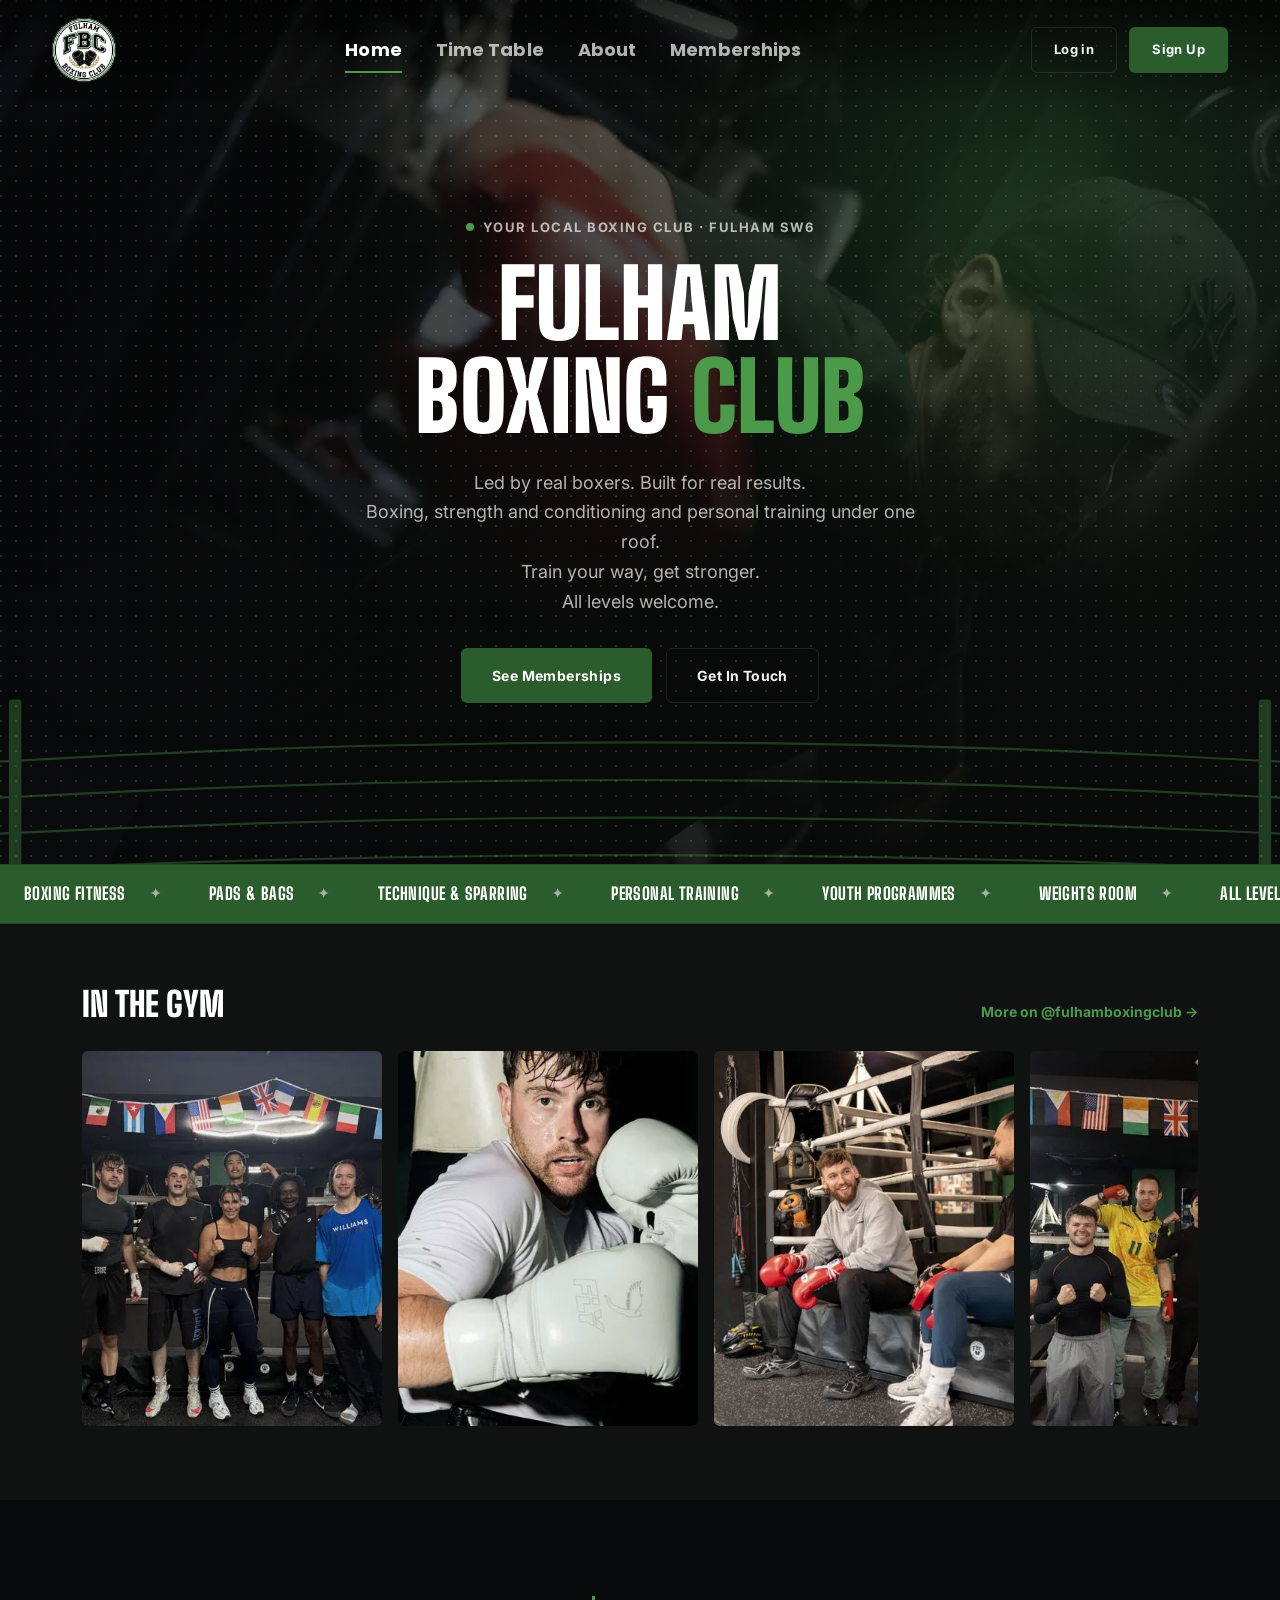
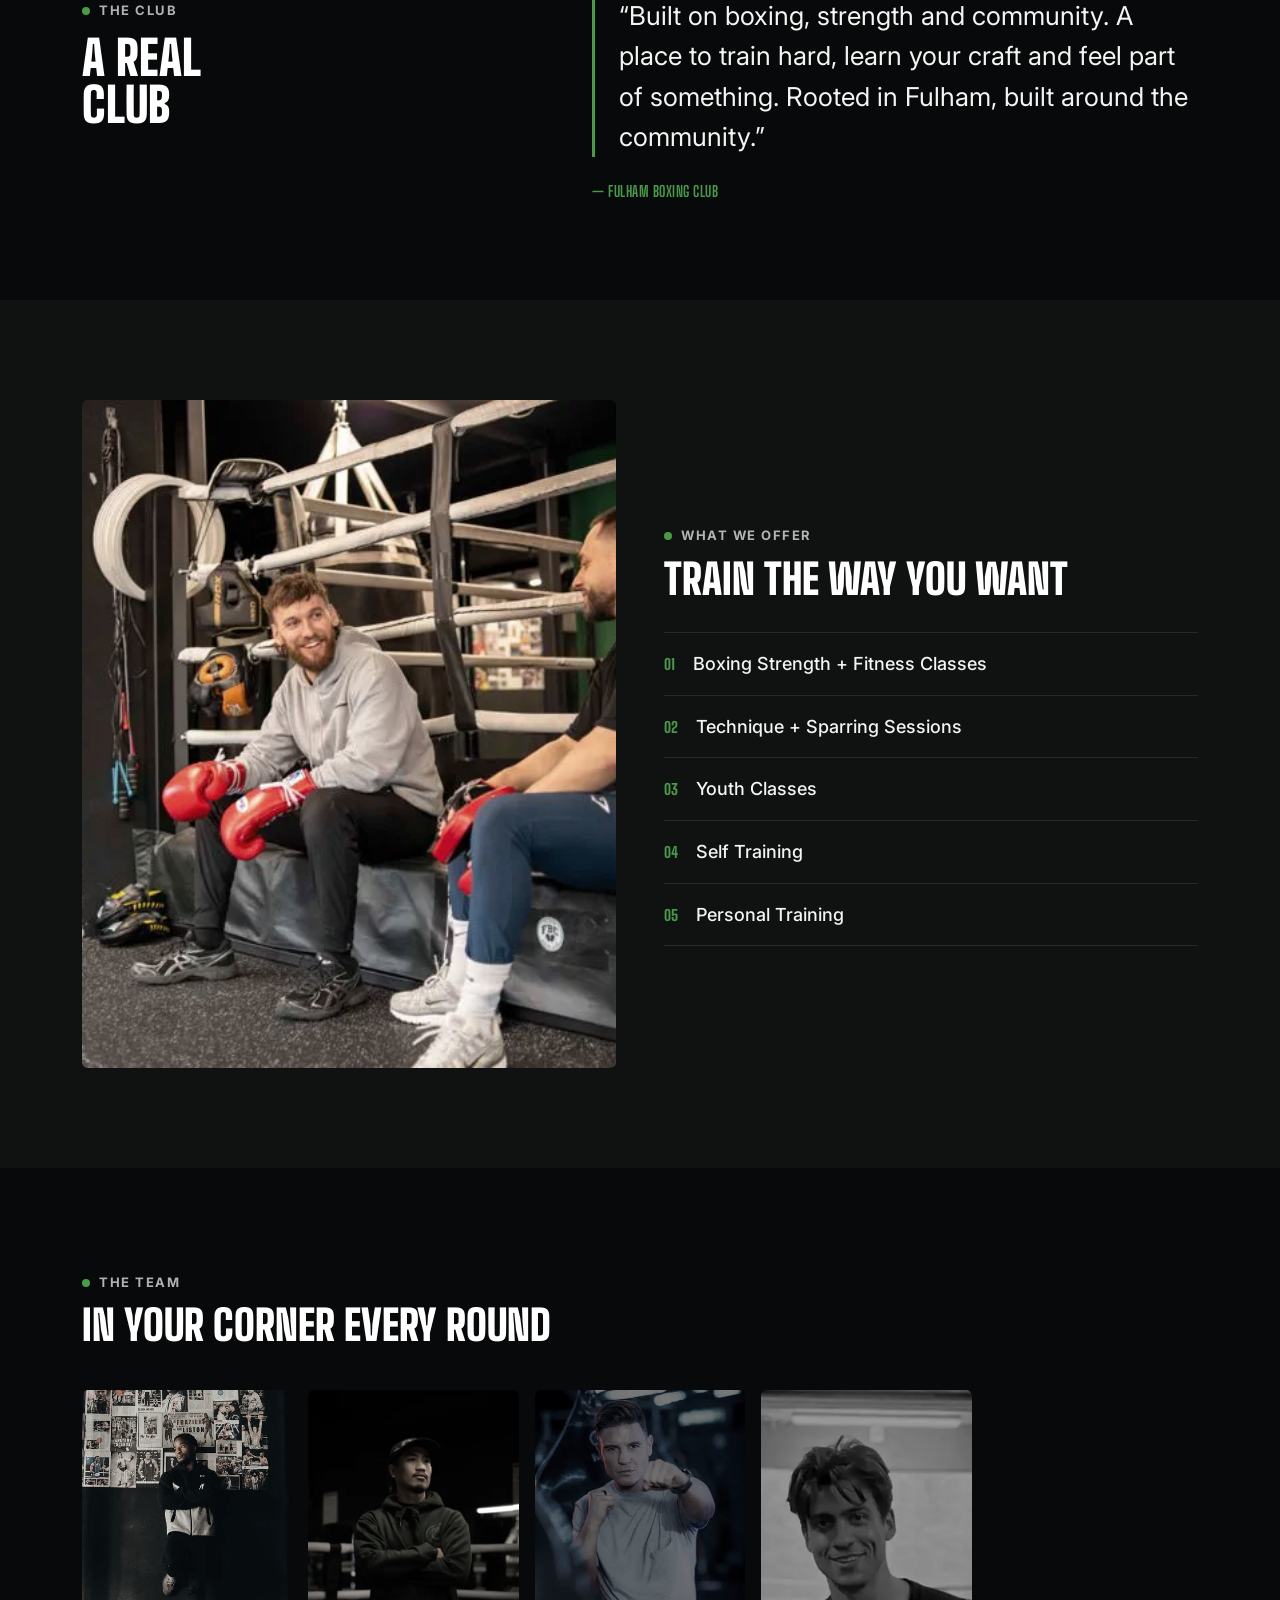
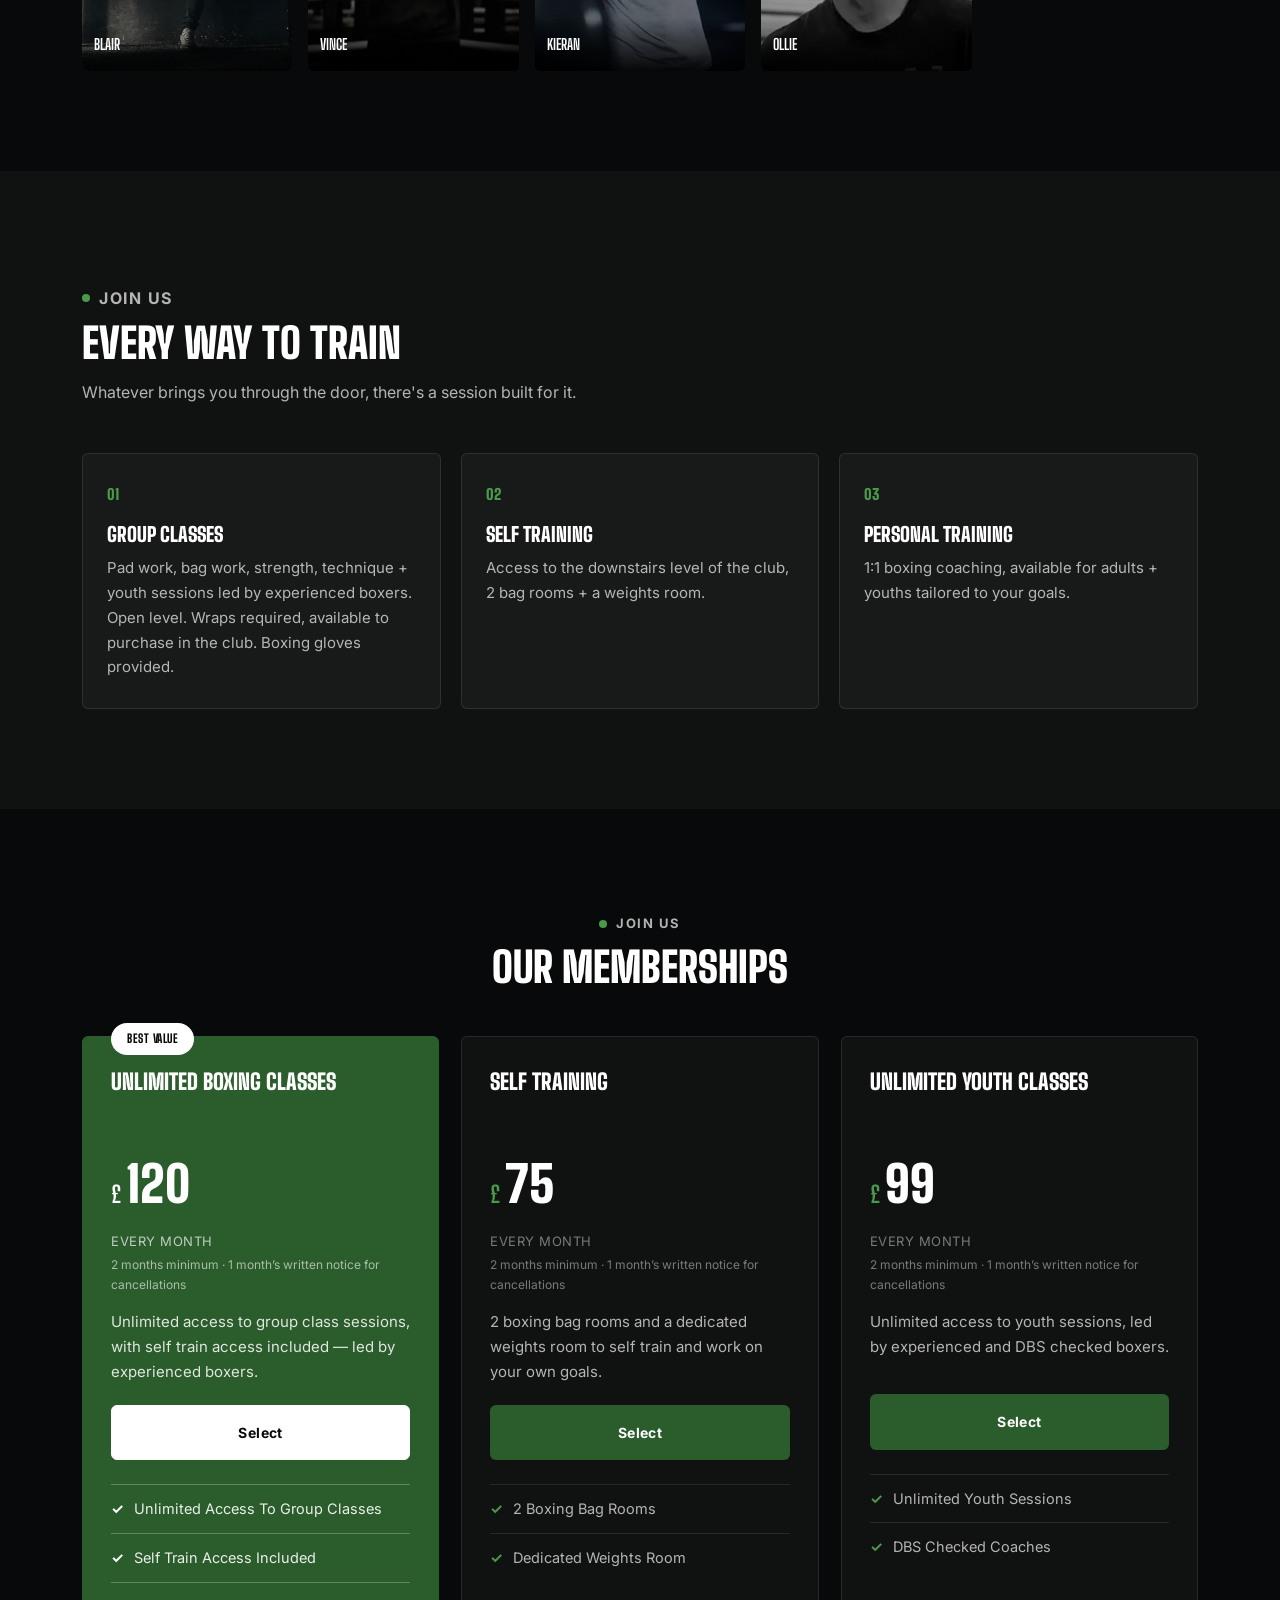
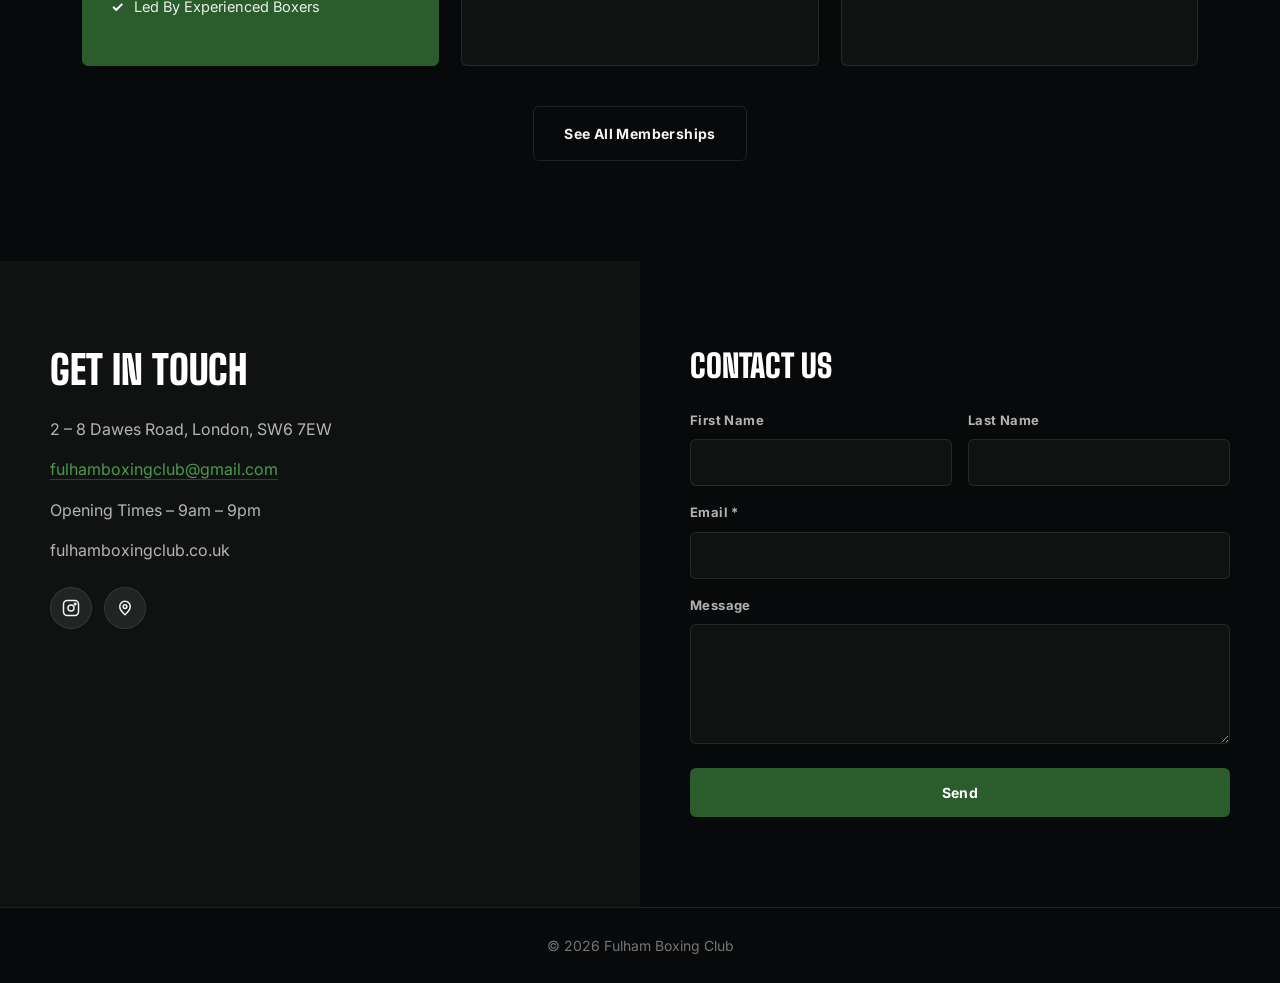
<file: index.html>
<!DOCTYPE html>
<html lang="en">
<head>
<meta charset="UTF-8">
<meta name="viewport" content="width=device-width, initial-scale=1.0">
<title>Fulham Boxing Club — Boxing, Personal Training &amp; Community in Fulham</title>
<meta name="description" content="Fulham Boxing Club is an all inclusive gym with Boxing classes, personal training and commercial weights area.">
<link rel="icon" href="assets/img/logo-roundel.webp">
<link rel="preconnect" href="https://fonts.googleapis.com">
<link rel="preconnect" href="https://fonts.gstatic.com" crossorigin>
<link href="https://fonts.googleapis.com/css2?family=Big+Shoulders+Display:wght@700;800;900&family=Inter:wght@400;500;600;700&family=Poppins:wght@600;700&display=swap" rel="stylesheet">
<link rel="stylesheet" href="css/style.css?v=1790343245">
</head>
<body>

<!-- ============ HEADER / NAV ============ -->
<header class="site-header" id="siteHeader">
  <div class="header-inner">
    <a href="index.html" class="brand">
      <img src="assets/img/logo-roundel.webp" alt="Fulham Boxing Club badge">
    </a>

    <nav class="main-nav">
      <a href="index.html" class="active">Home</a>
      <a href="timetable.html">Time Table</a>
      <a href="about.html">About</a>
      <a href="memberships.html">Memberships</a>
    </nav>

    <div class="header-actions">
      <a href="login.html" class="btn btn-outline btn-sm">Log in</a>
      <a href="signup.html" class="btn btn-primary btn-sm">Sign Up</a>
      <button class="burger" id="burger" aria-label="Toggle menu">
        <span></span><span></span><span></span>
      </button>
    </div>
  </div>
</header>

<div class="mobile-overlay" id="mobileOverlay"></div>
<div class="mobile-menu" id="mobileMenu">
  <a href="index.html">Home</a>
  <a href="timetable.html">Time Table</a>
  <a href="about.html">About</a>
  <a href="memberships.html">Memberships</a>
  <a href="login.html">Log in</a>
  <a href="signup.html" class="btn btn-primary">Sign Up</a>
</div>

<!-- ============ HERO ============ -->
<section class="hero">
  <div class="hero-bg">
    <img src="assets/img/hero-home.webp" alt="">
    <div class="hero-bg-overlay"></div>
  </div>
  <div class="hero-texture"></div>
  <svg class="hero-ring" viewBox="0 0 1440 700" preserveAspectRatio="none" aria-hidden="true">
    <path d="M-40 560 Q 720 500 1480 560" fill="none" stroke="currentColor" stroke-width="3"/>
    <path d="M-40 610 Q 720 555 1480 610" fill="none" stroke="currentColor" stroke-width="3"/>
    <path d="M-40 660 Q 720 610 1480 660" fill="none" stroke="currentColor" stroke-width="3"/>
    <path d="M-40 710 Q 720 665 1480 710" fill="none" stroke="currentColor" stroke-width="3"/>
    <rect x="10" y="470" width="14" height="260" rx="4" fill="currentColor"/>
    <rect x="1416" y="470" width="14" height="260" rx="4" fill="currentColor"/>
  </svg>
  <div class="hero-glow"></div>
  <div class="container hero-inner">
    <div class="hero-copy">
      <p class="eyebrow reveal is-visible">Your Local Boxing Club · Fulham SW6</p>
      <h1 class="reveal is-visible reveal-delay-1">Fulham<br>Boxing <span class="accent">Club</span></h1>
      <p class="hero-sub reveal is-visible reveal-delay-2">Led by real boxers. Built for real results.<br>Boxing, strength and conditioning and personal training under one roof.<br>Train your way, get stronger.<br>All levels welcome.</p>
      <div class="hero-ctas reveal is-visible reveal-delay-3">
        <a href="memberships.html" class="btn btn-primary">See Memberships</a>
        <a href="#contact" class="btn btn-outline">Get In Touch</a>
      </div>
    </div>
  </div>
</section>

<!-- ============ TICKER ============ -->
<div class="ticker">
  <div class="ticker-track">
    <span>Boxing Fitness</span><span>Pads &amp; Bags</span><span>Technique &amp; Sparring</span><span>Personal Training</span><span>Youth Programmes</span><span>Weights Room</span><span>All Levels Welcome</span><span>Open 9am–9pm</span>
    <span>Boxing Fitness</span><span>Pads &amp; Bags</span><span>Technique &amp; Sparring</span><span>Personal Training</span><span>Youth Programmes</span><span>Weights Room</span><span>All Levels Welcome</span><span>Open 9am–9pm</span>
  </div>
</div>

<!-- ============ GALLERY (carousel, beneath hero) ============ -->
<section class="gallery">
  <div class="container">
    <div class="gallery-head reveal is-visible">
      <h2>In The Gym</h2>
      <a href="https://instagram.com/fulhamboxingclub" target="_blank" rel="noopener">More on @fulhamboxingclub &rarr;</a>
    </div>
    <div class="gallery-strip">
      <a href="https://instagram.com/fulhamboxingclub" target="_blank" rel="noopener"><img src="assets/insta/insta-1.webp" alt="Fulham Boxing Club on Instagram" loading="lazy"></a>
      <a href="https://instagram.com/fulhamboxingclub" target="_blank" rel="noopener"><img src="assets/insta/insta-2.webp" alt="Fulham Boxing Club on Instagram" loading="lazy"></a>
      <a href="https://instagram.com/fulhamboxingclub" target="_blank" rel="noopener"><img src="assets/insta/insta-3.webp" alt="Fulham Boxing Club on Instagram" loading="lazy"></a>
      <a href="https://instagram.com/fulhamboxingclub" target="_blank" rel="noopener"><img src="assets/insta/insta-4.webp" alt="Fulham Boxing Club on Instagram" loading="lazy"></a>
      <a href="https://instagram.com/fulhamboxingclub" target="_blank" rel="noopener"><img src="assets/insta/insta-5.webp" alt="Fulham Boxing Club on Instagram" loading="lazy"></a>
      <a href="https://instagram.com/fulhamboxingclub" target="_blank" rel="noopener"><img src="assets/team/coach-3.webp" alt="Coach at Fulham Boxing Club" loading="lazy"></a>
    </div>
  </div>
</section>

<!-- ============ THE CLUB / PROMISE ============ -->
<section class="promise">
  <div class="container promise-grid">
    <div class="reveal">
      <p class="eyebrow">The Club</p>
      <h2>A Real<br>Club</h2>
    </div>
    <div class="reveal reveal-delay-1">
      <blockquote>
        &ldquo;Built on boxing, strength and community. A place to train hard, learn your craft and feel part of something. Rooted in Fulham, built around the community.&rdquo;
      </blockquote>
      <cite>&mdash; Fulham Boxing Club</cite>
    </div>
  </div>
</section>

<!-- ============ WHAT WE OFFER ============ -->
<section class="offer">
  <div class="container offer-grid">
    <div class="offer-media reveal">
      <img src="assets/insta/insta-3.webp" alt="Inside Fulham Boxing Club" loading="lazy">
    </div>
    <div class="reveal reveal-delay-1">
      <p class="eyebrow">What We Offer</p>
      <h2>Train The Way You Want</h2>
      <ul class="offer-list">
        <li><span class="num">01</span><span>Boxing Strength + Fitness Classes</span></li>
        <li><span class="num">02</span><span>Technique + Sparring Sessions</span></li>
        <li><span class="num">03</span><span>Youth Classes</span></li>
        <li><span class="num">04</span><span>Self Training</span></li>
        <li><span class="num">05</span><span>Personal Training</span></li>
      </ul>
    </div>
  </div>
</section>

<!-- ============ COACHES / TEAM ============ -->
<section class="coaches">
  <div class="container">
    <div class="coaches-head reveal">
      <p class="eyebrow">The Team</p>
      <h2>In Your Corner Every Round</h2>
    </div>

    <div class="team-grid">
      <div class="team-card reveal"><img src="assets/team/coach-4.webp" alt="Coach Blair" loading="lazy"><span class="name">Blair</span></div>
      <div class="team-card reveal reveal-delay-1"><img src="assets/team/coach-6.webp" alt="Coach Vince" loading="lazy"><span class="name">Vince</span></div>
      <div class="team-card reveal reveal-delay-2"><img src="assets/team/coach-1.webp" alt="Coach Kieran" loading="lazy"><span class="name">Kieran</span></div>
      <div class="team-card reveal reveal-delay-3"><img src="assets/team/coach-3.webp" alt="Coach Ollie" loading="lazy"><span class="name">Ollie</span></div>
    </div>
  </div>
</section>

<!-- ============ WHO IT'S FOR ============ -->
<section class="for-you">
  <div class="container">
    <div class="for-you-head reveal">
      <p class="eyebrow">Join Us</p>
      <h2>Every Way To Train</h2>
      <p>Whatever brings you through the door, there's a session built for it.</p>
    </div>
    <div class="for-grid">
      <div class="for-card reveal">
        <span class="num">01</span>
        <h3>Group Classes</h3>
        <p>Pad work, bag work, strength, technique + youth sessions led by experienced boxers. Open level. Wraps required, available to purchase in the club. Boxing gloves provided.</p>
      </div>
      <div class="for-card reveal reveal-delay-1">
        <span class="num">02</span>
        <h3>Self Training</h3>
        <p>Access to the downstairs level of the club, 2 bag rooms + a weights room.</p>
      </div>
      <div class="for-card reveal reveal-delay-2">
        <span class="num">03</span>
        <h3>Personal Training</h3>
        <p>1:1 boxing coaching, available for adults + youths tailored to your goals.</p>
      </div>
    </div>
  </div>
</section>

<!-- ============ MEMBERSHIPS ============ -->
<section class="memberships" id="memberships">
  <div class="container">
    <div class="memberships-head reveal">
      <p class="eyebrow center">Join Us</p>
      <h2>Our Memberships</h2>
    </div>

    <div class="pricing-grid">
      <div class="price-card highlight reveal">
        <span class="badge">Best Value</span>
        <h3>Unlimited Boxing Classes</h3>
        <div class="amount"><span class="currency">£</span><span class="num">120</span></div>
        <p class="cadence">Every month</p>
        <p class="price-terms">2 months minimum &middot; 1 month&rsquo;s written notice for cancellations</p>
        <p class="price-desc">Unlimited access to group class sessions, with self train access included &mdash; led by experienced boxers.</p>
        <a href="memberships.html" class="btn btn-outline btn-block" style="background:var(--white);color:var(--bg);border-color:var(--white);">Select</a>
        <ul class="perks">
          <li>Unlimited Access To Group Classes</li>
          <li>Self Train Access Included</li>
          <li>Led By Experienced Boxers</li>
        </ul>
      </div>

      <div class="price-card reveal reveal-delay-1">
        <h3>Self Training</h3>
        <div class="amount"><span class="currency">£</span><span class="num">75</span></div>
        <p class="cadence">Every month</p>
        <p class="price-terms">2 months minimum &middot; 1 month&rsquo;s written notice for cancellations</p>
        <p class="price-desc">2 boxing bag rooms and a dedicated weights room to self train and work on your own goals.</p>
        <a href="memberships.html" class="btn btn-primary btn-block">Select</a>
        <ul class="perks">
          <li>2 Boxing Bag Rooms</li>
          <li>Dedicated Weights Room</li>
        </ul>
      </div>

      <div class="price-card reveal reveal-delay-2">
        <h3>Unlimited Youth Classes</h3>
        <div class="amount"><span class="currency">£</span><span class="num">99</span></div>
        <p class="cadence">Every month</p>
        <p class="price-terms">2 months minimum &middot; 1 month&rsquo;s written notice for cancellations</p>
        <p class="price-desc">Unlimited access to youth sessions, led by experienced and DBS checked boxers.</p>
        <a href="memberships.html" class="btn btn-primary btn-block">Select</a>
        <ul class="perks">
          <li>Unlimited Youth Sessions</li>
          <li>DBS Checked Coaches</li>
        </ul>
      </div>
    </div>

    <div class="memberships-cta reveal">
      <a href="memberships.html" class="btn btn-outline">See All Memberships</a>
    </div>
  </div>
</section>

<!-- ============ CONTACT ============ -->
<section class="contact" id="contact">
  <div class="contact-info reveal">
    <h2>Get In Touch</h2>
    <p>2 – 8 Dawes Road, London, SW6 7EW</p>
    <p><a class="email" href="mailto:fulhamboxingclub@gmail.com">fulhamboxingclub@gmail.com</a></p>
    <p>Opening Times – 9am – 9pm</p>
    <p>fulhamboxingclub.co.uk</p>
    <div class="contact-links">
      <a class="social-icon" href="https://instagram.com/fulhamboxingclub" target="_blank" rel="noopener" aria-label="Instagram">
        <svg width="18" height="18" viewBox="0 0 24 24" fill="none" stroke="currentColor" stroke-width="2"><rect x="2" y="2" width="20" height="20" rx="5"/><circle cx="12" cy="12" r="4"/><circle cx="17.5" cy="6.5" r="1"/></svg>
      </a>
      <a class="social-icon" href="https://maps.google.com/?q=2-8+Dawes+Road+London+SW6+7EW" target="_blank" rel="noopener" aria-label="Directions">
        <svg width="18" height="18" viewBox="0 0 24 24" fill="none" stroke="currentColor" stroke-width="2"><path d="M12 21s-7-6.2-7-11a7 7 0 0 1 14 0c0 4.8-7 11-7 11z"/><circle cx="12" cy="10" r="2.5"/></svg>
      </a>
    </div>
  </div>
  <div class="contact-form reveal reveal-delay-1">
    <h2>Contact Us</h2>
    <form id="contactForm" onsubmit="event.preventDefault(); alert('Thanks — this form is a placeholder for now.');">
      <div class="form-row">
        <div class="field">
          <label for="fname">First Name</label>
          <input type="text" id="fname" name="fname">
        </div>
        <div class="field">
          <label for="lname">Last Name</label>
          <input type="text" id="lname" name="lname">
        </div>
      </div>
      <div class="field">
        <label for="email">Email *</label>
        <input type="email" id="email" name="email" required>
      </div>
      <div class="field">
        <label for="message">Message</label>
        <textarea id="message" name="message"></textarea>
      </div>
      <button type="submit" class="btn btn-primary btn-block">Send</button>
    </form>
  </div>
</section>

<!-- ============ FOOTER ============ -->
<footer class="site-footer">
  &copy; 2026 Fulham Boxing Club
</footer>

<script src="js/script.js?v=1790343245"></script>
</body>
</html>
</file>
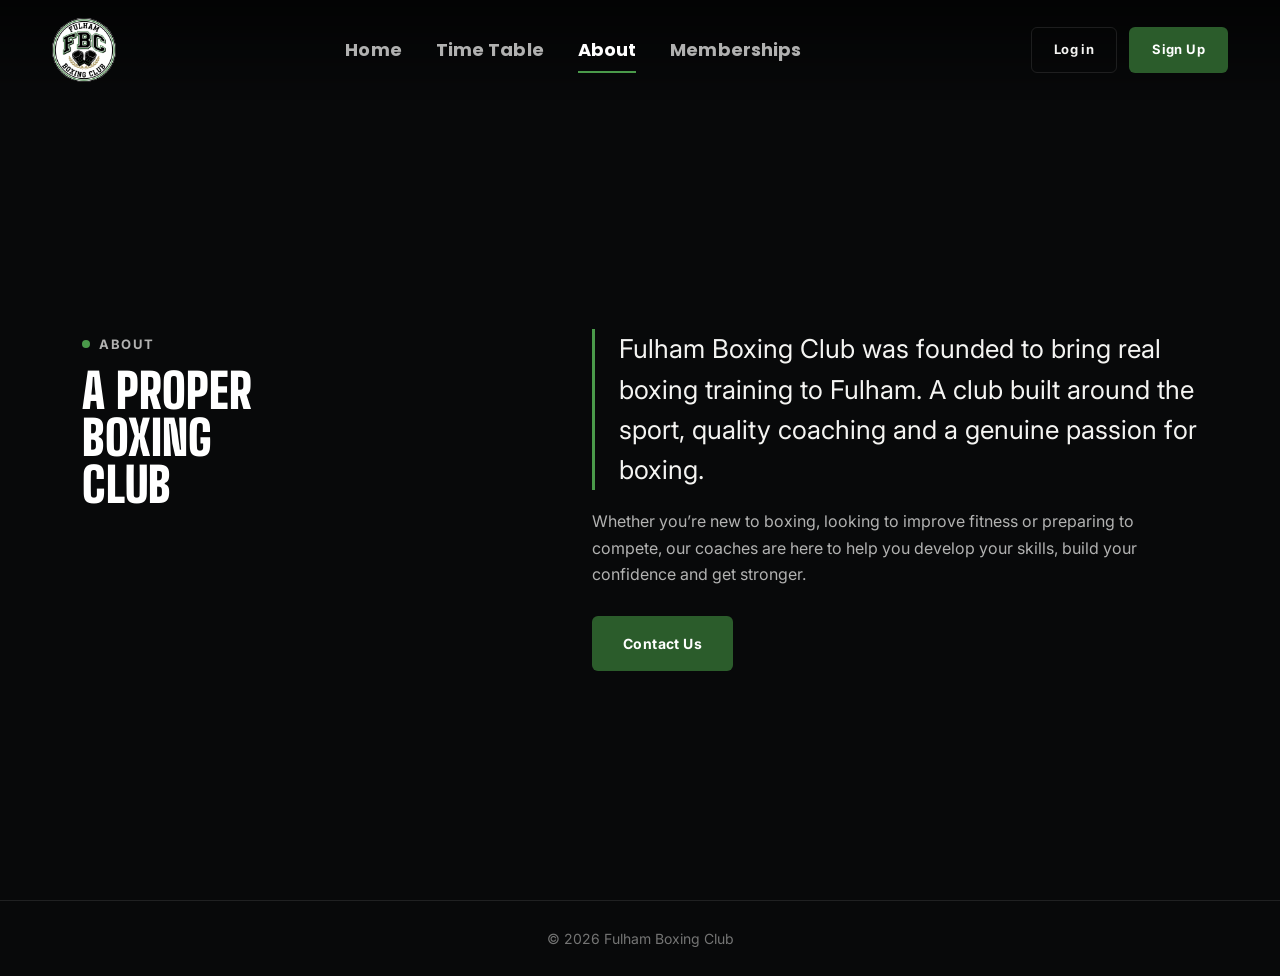
<file: about.html>
<!DOCTYPE html>
<html lang="en">
<head>
<meta charset="UTF-8">
<meta name="viewport" content="width=device-width, initial-scale=1.0">
<title>About — Fulham Boxing Club</title>
<link rel="icon" href="assets/img/logo-roundel.webp">
<link rel="preconnect" href="https://fonts.googleapis.com">
<link rel="preconnect" href="https://fonts.gstatic.com" crossorigin>
<link href="https://fonts.googleapis.com/css2?family=Big+Shoulders+Display:wght@700;800;900&family=Inter:wght@400;500;600;700&family=Poppins:wght@600;700&display=swap" rel="stylesheet">
<link rel="stylesheet" href="css/style.css?v=1790343245">
</head>
<body>

<header class="site-header scrolled" id="siteHeader">
  <div class="header-inner">
    <a href="index.html" class="brand">
      <img src="assets/img/logo-roundel.webp" alt="Fulham Boxing Club badge">
    </a>
    <nav class="main-nav">
      <a href="index.html">Home</a>
      <a href="timetable.html">Time Table</a>
      <a href="about.html" class="active">About</a>
      <a href="memberships.html">Memberships</a>
    </nav>
    <div class="header-actions">
      <a href="login.html" class="btn btn-outline btn-sm">Log in</a>
      <a href="signup.html" class="btn btn-primary btn-sm">Sign Up</a>
      <button class="burger" id="burger" aria-label="Toggle menu">
        <span></span><span></span><span></span>
      </button>
    </div>
  </div>
</header>

<div class="mobile-overlay" id="mobileOverlay"></div>
<div class="mobile-menu" id="mobileMenu">
  <a href="index.html">Home</a>
  <a href="timetable.html">Time Table</a>
  <a href="about.html" class="active">About</a>
  <a href="memberships.html">Memberships</a>
  <a href="login.html">Log in</a>
  <a href="signup.html" class="btn btn-primary">Sign Up</a>
</div>

<section class="promise page-hero">
  <div class="container promise-grid">
    <div class="reveal">
      <p class="eyebrow">About</p>
      <h1>A Proper<br>Boxing<br>Club</h1>
    </div>
    <div class="reveal reveal-delay-1">
      <blockquote>
        Fulham Boxing Club was founded to bring real boxing training to Fulham. A club built around the sport, quality coaching and a genuine passion for boxing.
      </blockquote>
      <p class="about-body">Whether you&rsquo;re new to boxing, looking to improve fitness or preparing to compete, our coaches are here to help you develop your skills, build your confidence and get stronger.</p>
      <a href="index.html#contact" class="btn btn-primary" style="margin-top:28px;">Contact Us</a>
    </div>
  </div>
</section>

<footer class="site-footer">&copy; 2026 Fulham Boxing Club</footer>
<script src="js/script.js?v=1790343245"></script>
</body>
</html>
</file>
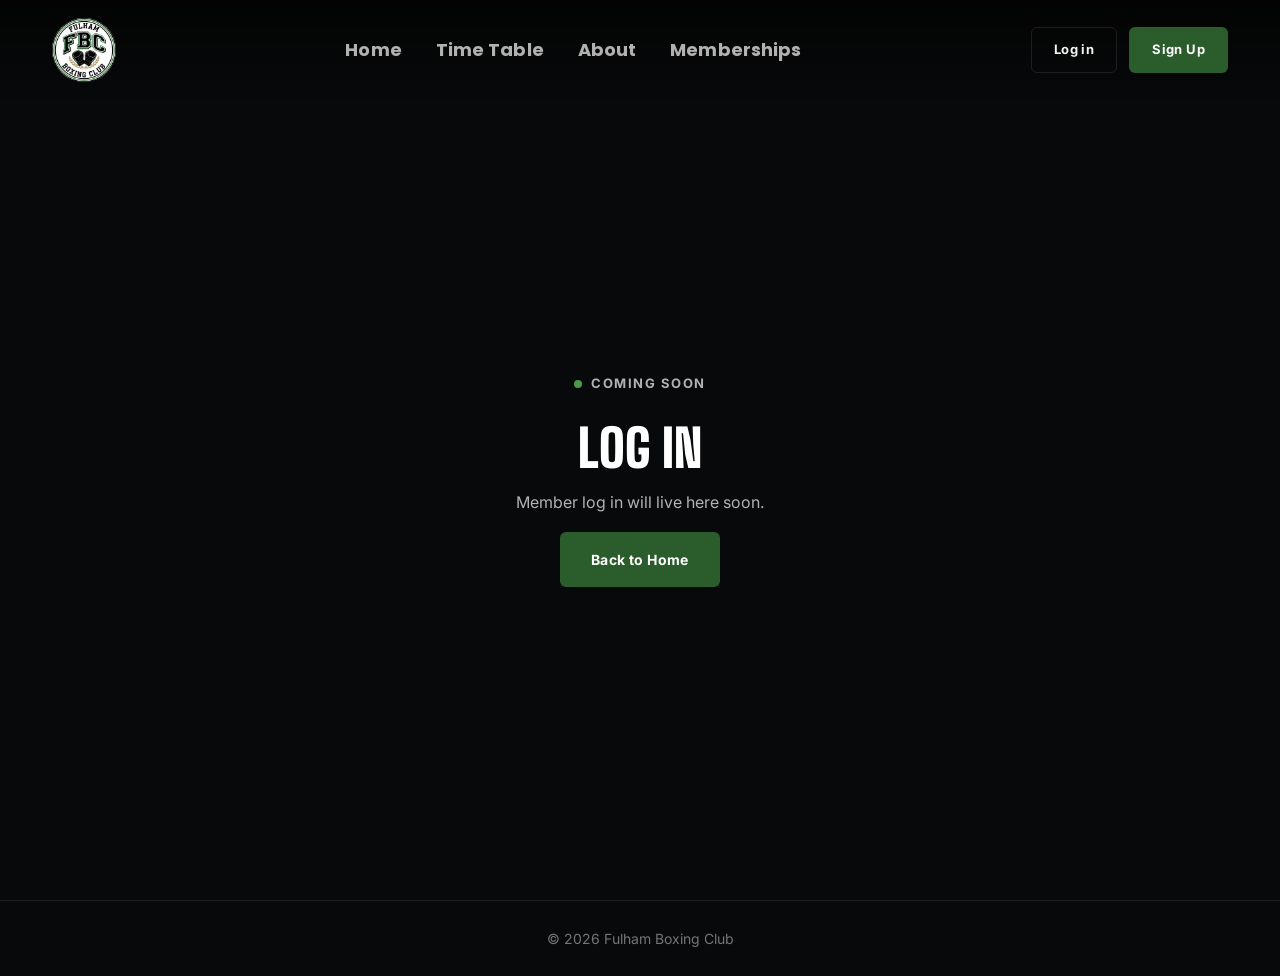
<file: login.html>
<!DOCTYPE html>
<html lang="en">
<head>
<meta charset="UTF-8">
<meta name="viewport" content="width=device-width, initial-scale=1.0">
<title>Log In — Fulham Boxing Club</title>
<link rel="icon" href="assets/img/logo-roundel.webp">
<link rel="preconnect" href="https://fonts.googleapis.com">
<link rel="preconnect" href="https://fonts.gstatic.com" crossorigin>
<link href="https://fonts.googleapis.com/css2?family=Big+Shoulders+Display:wght@700;800;900&family=Inter:wght@400;500;600;700&family=Poppins:wght@600;700&display=swap" rel="stylesheet">
<link rel="stylesheet" href="css/style.css?v=1790343245">
</head>
<body>

<header class="site-header scrolled" id="siteHeader">
  <div class="header-inner">
    <a href="index.html" class="brand">
      <img src="assets/img/logo-roundel.webp" alt="Fulham Boxing Club badge">
    </a>
    <nav class="main-nav">
      <a href="index.html">Home</a>
      <a href="timetable.html">Time Table</a>
      <a href="about.html">About</a>
      <a href="memberships.html">Memberships</a>
    </nav>
    <div class="header-actions">
      <a href="login.html" class="btn btn-outline btn-sm">Log in</a>
      <a href="signup.html" class="btn btn-primary btn-sm">Sign Up</a>
      <button class="burger" id="burger" aria-label="Toggle menu">
        <span></span><span></span><span></span>
      </button>
    </div>
  </div>
</header>

<div class="mobile-overlay" id="mobileOverlay"></div>
<div class="mobile-menu" id="mobileMenu">
  <a href="index.html">Home</a>
  <a href="timetable.html">Time Table</a>
  <a href="about.html">About</a>
  <a href="memberships.html">Memberships</a>
  <a href="login.html" class="active">Log in</a>
  <a href="signup.html" class="btn btn-primary">Sign Up</a>
</div>

<section class="placeholder-page">
  <span class="eyebrow center">Coming Soon</span>
  <h1>Log In</h1>
  <p>Member log in will live here soon.</p>
  <a href="index.html" class="btn btn-primary">Back to Home</a>
</section>

<footer class="site-footer">&copy; 2026 Fulham Boxing Club</footer>
<script src="js/script.js?v=1790343245"></script>
</body>
</html>
</file>
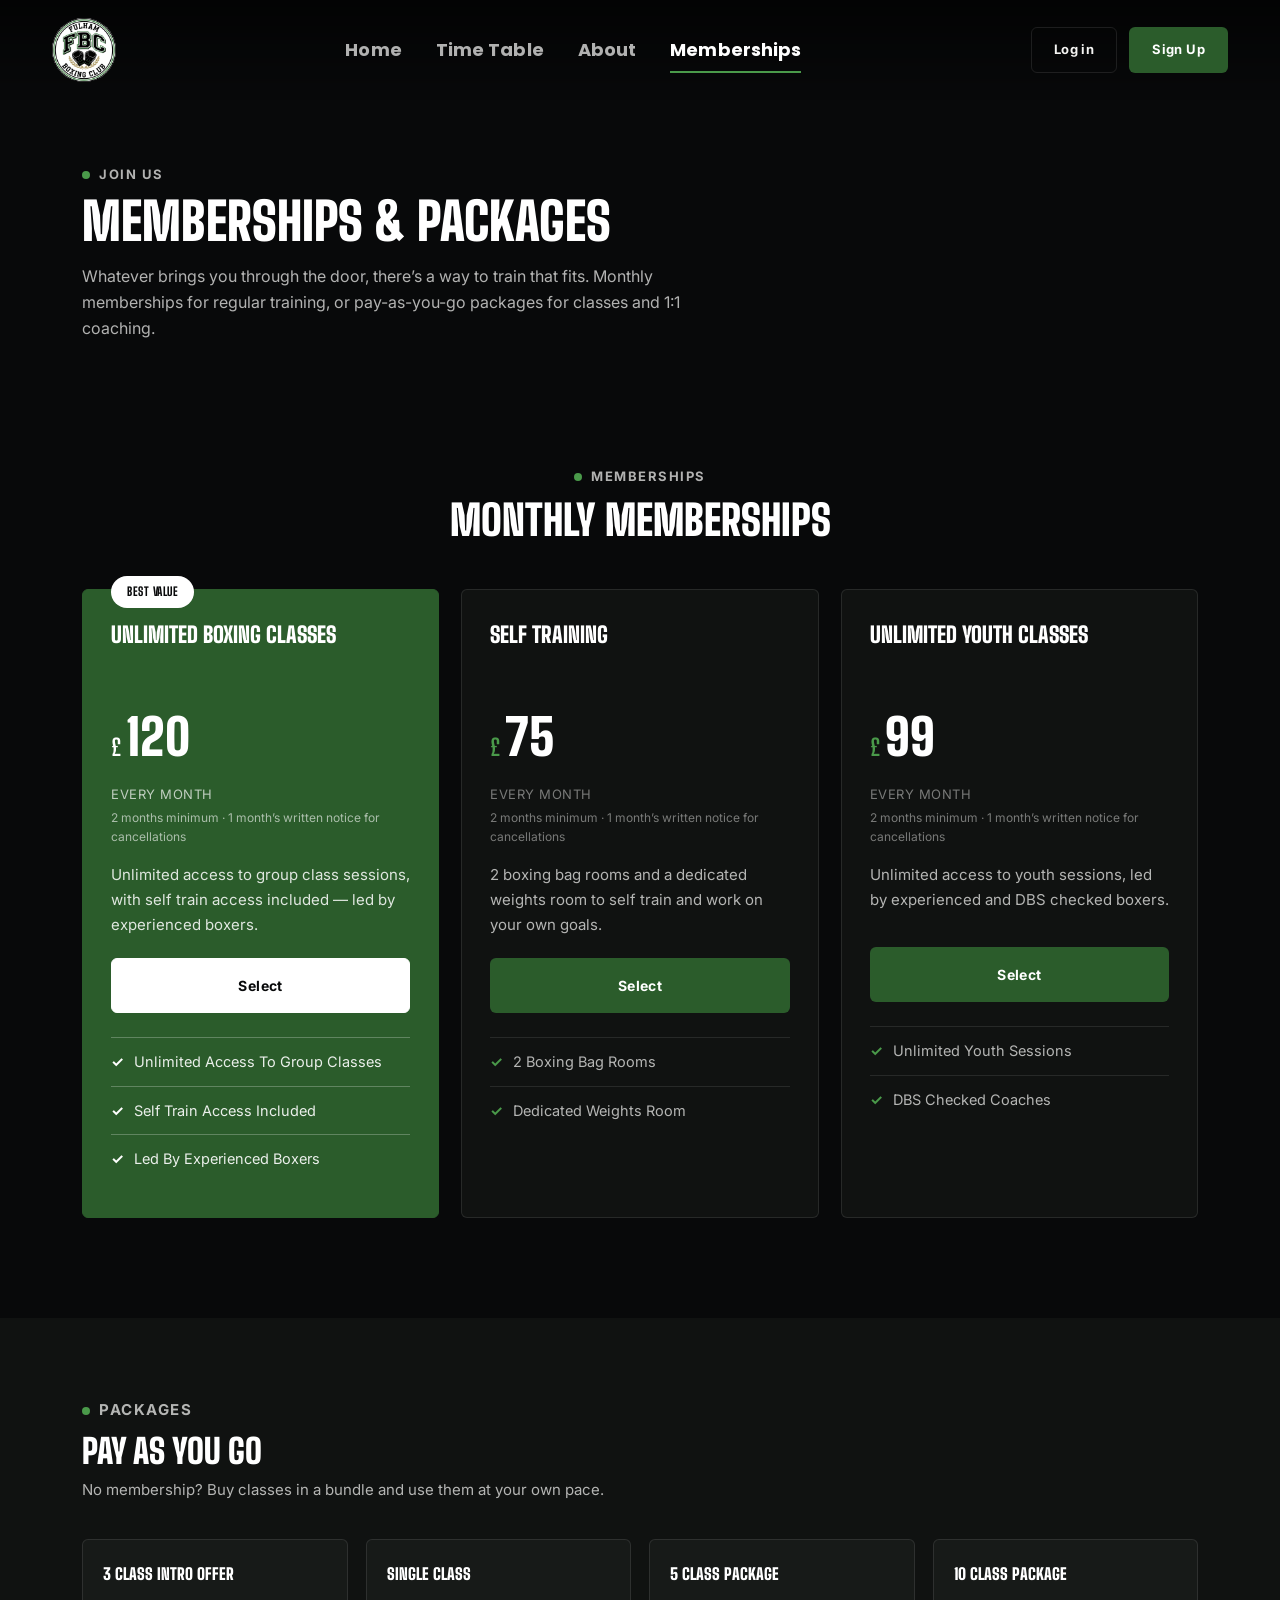
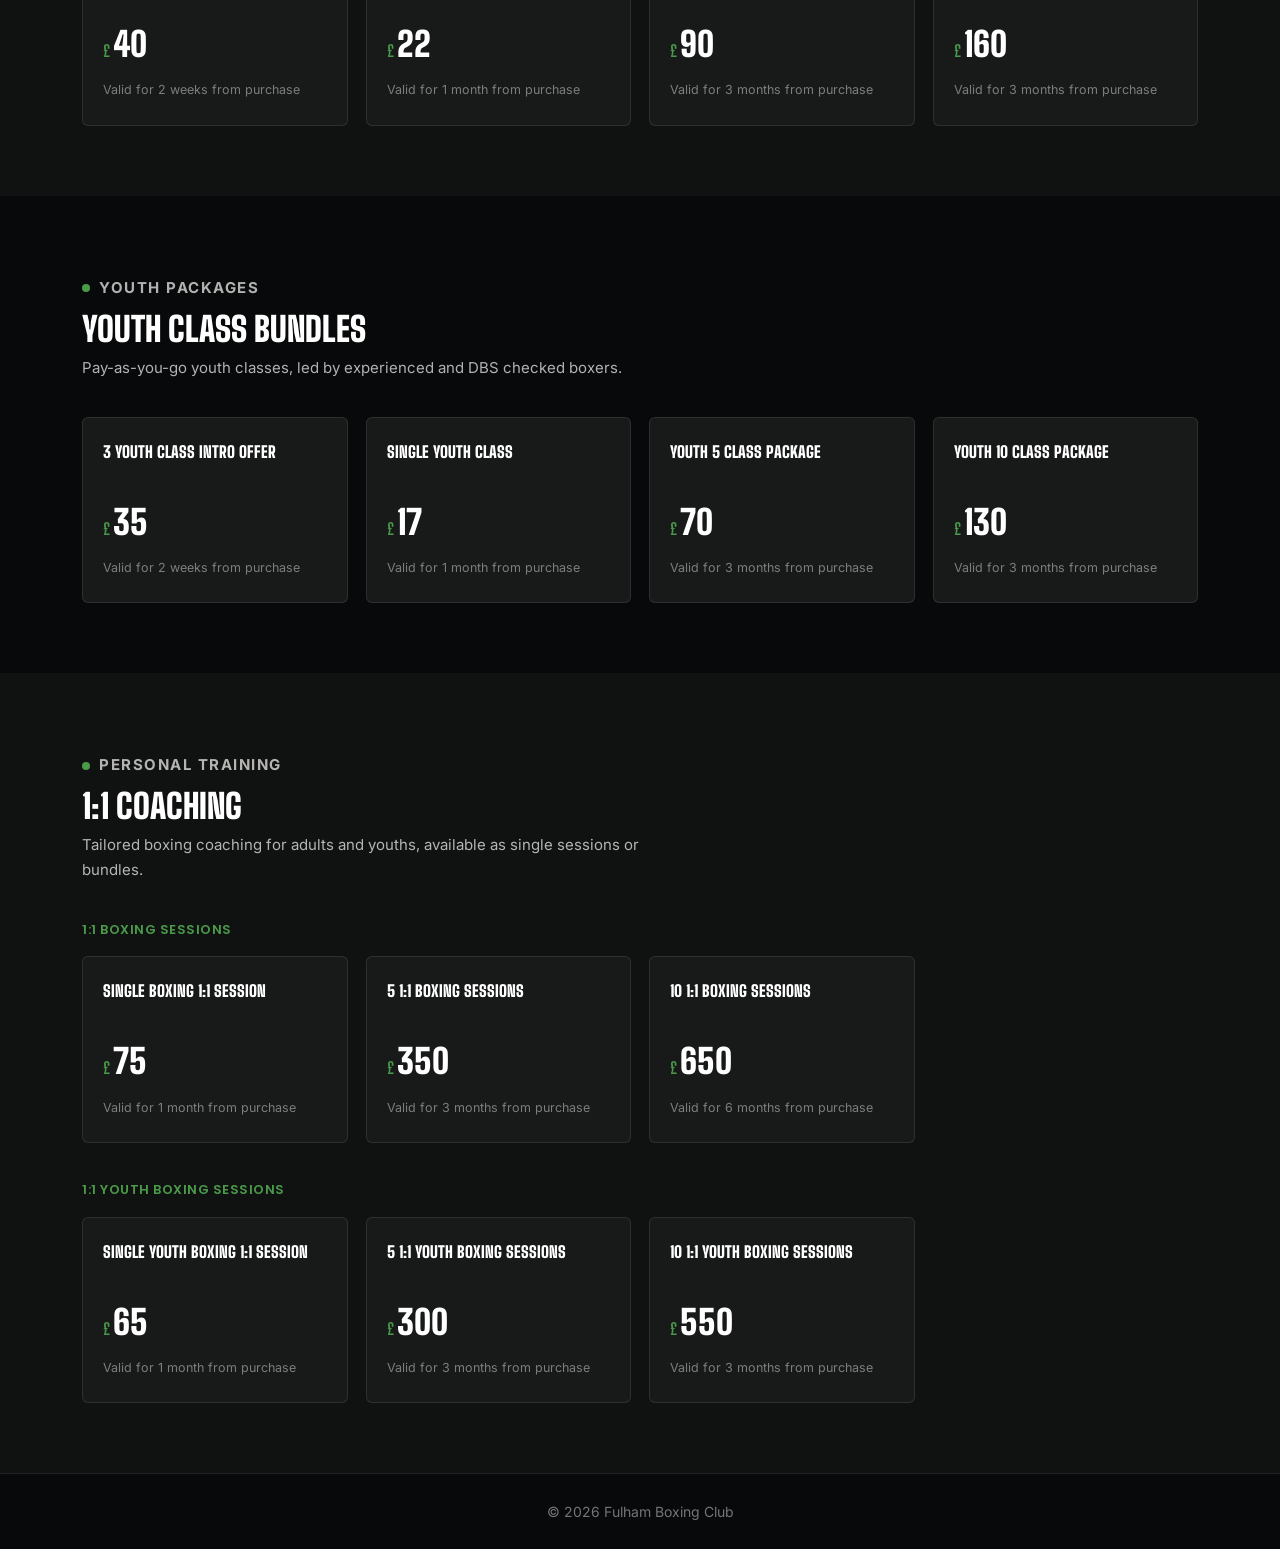
<file: memberships.html>
<!DOCTYPE html>
<html lang="en">
<head>
<meta charset="UTF-8">
<meta name="viewport" content="width=device-width, initial-scale=1.0">
<title>Memberships — Fulham Boxing Club</title>
<link rel="icon" href="assets/img/logo-roundel.webp">
<link rel="preconnect" href="https://fonts.googleapis.com">
<link rel="preconnect" href="https://fonts.gstatic.com" crossorigin>
<link href="https://fonts.googleapis.com/css2?family=Big+Shoulders+Display:wght@700;800;900&family=Inter:wght@400;500;600;700&family=Poppins:wght@600;700&display=swap" rel="stylesheet">
<link rel="stylesheet" href="css/style.css?v=1790343245">
</head>
<body>

<header class="site-header scrolled" id="siteHeader">
  <div class="header-inner">
    <a href="index.html" class="brand">
      <img src="assets/img/logo-roundel.webp" alt="Fulham Boxing Club badge">
    </a>
    <nav class="main-nav">
      <a href="index.html">Home</a>
      <a href="timetable.html">Time Table</a>
      <a href="about.html">About</a>
      <a href="memberships.html" class="active">Memberships</a>
    </nav>
    <div class="header-actions">
      <a href="login.html" class="btn btn-outline btn-sm">Log in</a>
      <a href="signup.html" class="btn btn-primary btn-sm">Sign Up</a>
      <button class="burger" id="burger" aria-label="Toggle menu">
        <span></span><span></span><span></span>
      </button>
    </div>
  </div>
</header>

<div class="mobile-overlay" id="mobileOverlay"></div>
<div class="mobile-menu" id="mobileMenu">
  <a href="index.html">Home</a>
  <a href="timetable.html">Time Table</a>
  <a href="about.html">About</a>
  <a href="memberships.html" class="active">Memberships</a>
  <a href="login.html">Log in</a>
  <a href="signup.html" class="btn btn-primary">Sign Up</a>
</div>

<section class="memberships-intro">
  <div class="container">
    <p class="eyebrow">Join Us</p>
    <h1>Memberships &amp; Packages</h1>
    <p class="lead">Whatever brings you through the door, there&rsquo;s a way to train that fits. Monthly memberships for regular training, or pay-as-you-go packages for classes and 1:1 coaching.</p>
  </div>
</section>

<!-- ============ CORE MEMBERSHIPS ============ -->
<section class="memberships">
  <div class="container">
    <div class="memberships-head reveal">
      <p class="eyebrow center">Memberships</p>
      <h2>Monthly Memberships</h2>
    </div>

    <div class="pricing-grid">
      <div class="price-card highlight reveal">
        <span class="badge">Best Value</span>
        <h3>Unlimited Boxing Classes</h3>
        <div class="amount"><span class="currency">£</span><span class="num">120</span></div>
        <p class="cadence">Every month</p>
        <p class="price-terms">2 months minimum &middot; 1 month&rsquo;s written notice for cancellations</p>
        <p class="price-desc">Unlimited access to group class sessions, with self train access included &mdash; led by experienced boxers.</p>
        <a href="signup.html" class="btn btn-outline btn-block" style="background:var(--white);color:var(--bg);border-color:var(--white);">Select</a>
        <ul class="perks">
          <li>Unlimited Access To Group Classes</li>
          <li>Self Train Access Included</li>
          <li>Led By Experienced Boxers</li>
        </ul>
      </div>

      <div class="price-card reveal reveal-delay-1">
        <h3>Self Training</h3>
        <div class="amount"><span class="currency">£</span><span class="num">75</span></div>
        <p class="cadence">Every month</p>
        <p class="price-terms">2 months minimum &middot; 1 month&rsquo;s written notice for cancellations</p>
        <p class="price-desc">2 boxing bag rooms and a dedicated weights room to self train and work on your own goals.</p>
        <a href="signup.html" class="btn btn-primary btn-block">Select</a>
        <ul class="perks">
          <li>2 Boxing Bag Rooms</li>
          <li>Dedicated Weights Room</li>
        </ul>
      </div>

      <div class="price-card reveal reveal-delay-2">
        <h3>Unlimited Youth Classes</h3>
        <div class="amount"><span class="currency">£</span><span class="num">99</span></div>
        <p class="cadence">Every month</p>
        <p class="price-terms">2 months minimum &middot; 1 month&rsquo;s written notice for cancellations</p>
        <p class="price-desc">Unlimited access to youth sessions, led by experienced and DBS checked boxers.</p>
        <a href="signup.html" class="btn btn-primary btn-block">Select</a>
        <ul class="perks">
          <li>Unlimited Youth Sessions</li>
          <li>DBS Checked Coaches</li>
        </ul>
      </div>
    </div>
  </div>
</section>

<!-- ============ CLASS PACKAGES ============ -->
<section class="package-section">
  <div class="container">
    <div class="package-head reveal">
      <p class="eyebrow">Packages</p>
      <h2>Pay As You Go</h2>
      <p>No membership? Buy classes in a bundle and use them at your own pace.</p>
    </div>

    <div class="package-grid">
      <div class="package-card reveal">
        <h3>3 Class Intro Offer</h3>
        <div class="amount"><span class="currency">£</span><span class="num">40</span></div>
        <p class="validity">Valid for 2 weeks from purchase</p>
      </div>
      <div class="package-card reveal reveal-delay-1">
        <h3>Single Class</h3>
        <div class="amount"><span class="currency">£</span><span class="num">22</span></div>
        <p class="validity">Valid for 1 month from purchase</p>
      </div>
      <div class="package-card reveal reveal-delay-2">
        <h3>5 Class Package</h3>
        <div class="amount"><span class="currency">£</span><span class="num">90</span></div>
        <p class="validity">Valid for 3 months from purchase</p>
      </div>
      <div class="package-card reveal reveal-delay-3">
        <h3>10 Class Package</h3>
        <div class="amount"><span class="currency">£</span><span class="num">160</span></div>
        <p class="validity">Valid for 3 months from purchase</p>
      </div>
    </div>
  </div>
</section>

<!-- ============ YOUTH PACKAGES ============ -->
<section class="package-section alt">
  <div class="container">
    <div class="package-head reveal">
      <p class="eyebrow">Youth Packages</p>
      <h2>Youth Class Bundles</h2>
      <p>Pay-as-you-go youth classes, led by experienced and DBS checked boxers.</p>
    </div>

    <div class="package-grid">
      <div class="package-card reveal">
        <h3>3 Youth Class Intro Offer</h3>
        <div class="amount"><span class="currency">£</span><span class="num">35</span></div>
        <p class="validity">Valid for 2 weeks from purchase</p>
      </div>
      <div class="package-card reveal reveal-delay-1">
        <h3>Single Youth Class</h3>
        <div class="amount"><span class="currency">£</span><span class="num">17</span></div>
        <p class="validity">Valid for 1 month from purchase</p>
      </div>
      <div class="package-card reveal reveal-delay-2">
        <h3>Youth 5 Class Package</h3>
        <div class="amount"><span class="currency">£</span><span class="num">70</span></div>
        <p class="validity">Valid for 3 months from purchase</p>
      </div>
      <div class="package-card reveal reveal-delay-3">
        <h3>Youth 10 Class Package</h3>
        <div class="amount"><span class="currency">£</span><span class="num">130</span></div>
        <p class="validity">Valid for 3 months from purchase</p>
      </div>
    </div>
  </div>
</section>

<!-- ============ PERSONAL TRAINING ============ -->
<section class="package-section">
  <div class="container">
    <div class="package-head reveal">
      <p class="eyebrow">Personal Training</p>
      <h2>1:1 Coaching</h2>
      <p>Tailored boxing coaching for adults and youths, available as single sessions or bundles.</p>
    </div>

    <p class="package-subhead">1:1 Boxing Sessions</p>
    <div class="package-grid">
      <div class="package-card reveal">
        <h3>Single Boxing 1:1 Session</h3>
        <div class="amount"><span class="currency">£</span><span class="num">75</span></div>
        <p class="validity">Valid for 1 month from purchase</p>
      </div>
      <div class="package-card reveal reveal-delay-1">
        <h3>5 1:1 Boxing Sessions</h3>
        <div class="amount"><span class="currency">£</span><span class="num">350</span></div>
        <p class="validity">Valid for 3 months from purchase</p>
      </div>
      <div class="package-card reveal reveal-delay-2">
        <h3>10 1:1 Boxing Sessions</h3>
        <div class="amount"><span class="currency">£</span><span class="num">650</span></div>
        <p class="validity">Valid for 6 months from purchase</p>
      </div>
    </div>

    <p class="package-subhead">1:1 Youth Boxing Sessions</p>
    <div class="package-grid">
      <div class="package-card reveal">
        <h3>Single Youth Boxing 1:1 Session</h3>
        <div class="amount"><span class="currency">£</span><span class="num">65</span></div>
        <p class="validity">Valid for 1 month from purchase</p>
      </div>
      <div class="package-card reveal reveal-delay-1">
        <h3>5 1:1 Youth Boxing Sessions</h3>
        <div class="amount"><span class="currency">£</span><span class="num">300</span></div>
        <p class="validity">Valid for 3 months from purchase</p>
      </div>
      <div class="package-card reveal reveal-delay-2">
        <h3>10 1:1 Youth Boxing Sessions</h3>
        <div class="amount"><span class="currency">£</span><span class="num">550</span></div>
        <p class="validity">Valid for 3 months from purchase</p>
      </div>
    </div>
  </div>
</section>

<footer class="site-footer">&copy; 2026 Fulham Boxing Club</footer>
<script src="js/script.js?v=1790343245"></script>
</body>
</html>
</file>
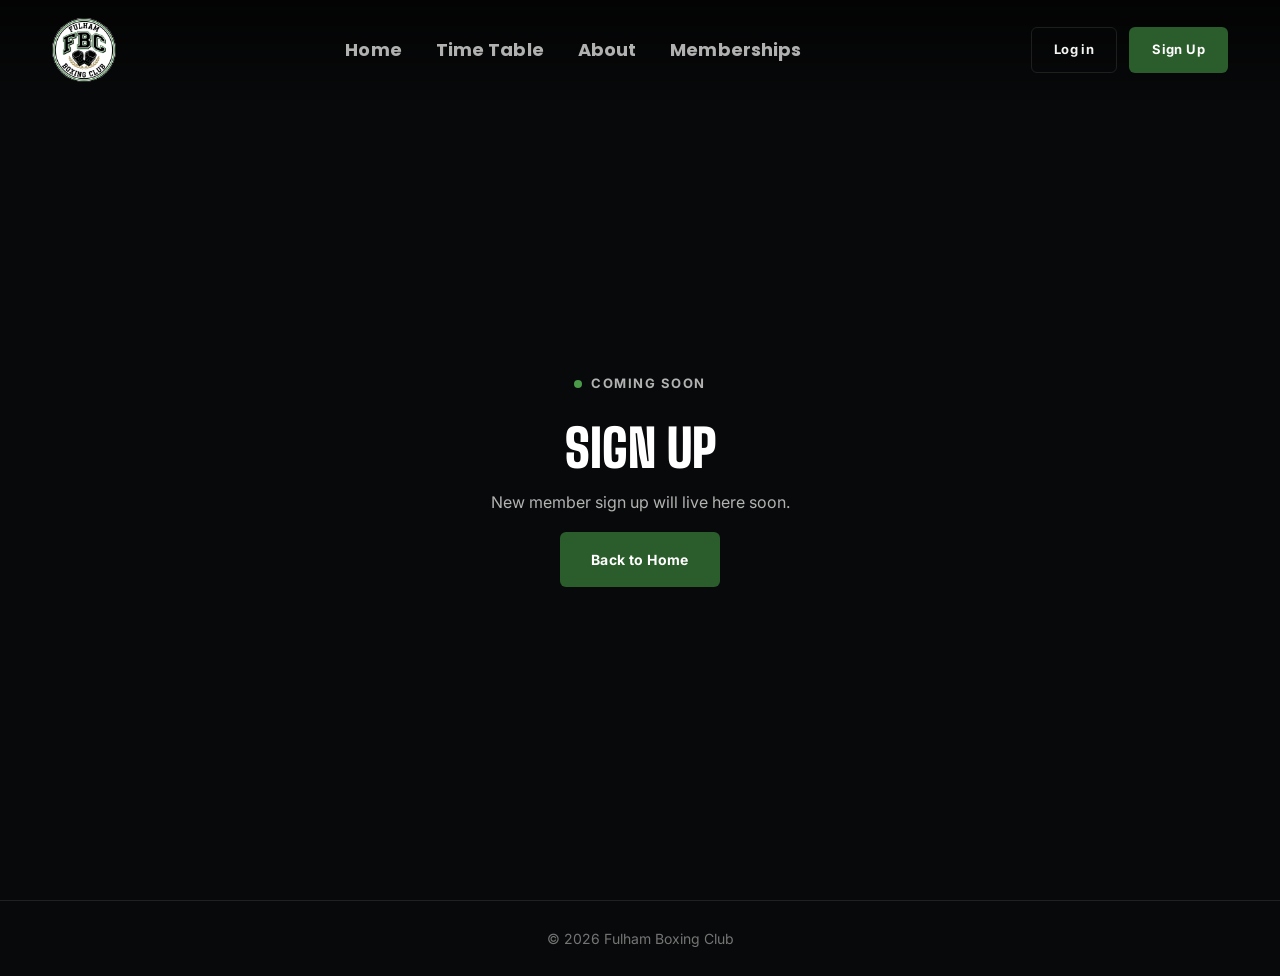
<file: signup.html>
<!DOCTYPE html>
<html lang="en">
<head>
<meta charset="UTF-8">
<meta name="viewport" content="width=device-width, initial-scale=1.0">
<title>Sign Up — Fulham Boxing Club</title>
<link rel="icon" href="assets/img/logo-roundel.webp">
<link rel="preconnect" href="https://fonts.googleapis.com">
<link rel="preconnect" href="https://fonts.gstatic.com" crossorigin>
<link href="https://fonts.googleapis.com/css2?family=Big+Shoulders+Display:wght@700;800;900&family=Inter:wght@400;500;600;700&family=Poppins:wght@600;700&display=swap" rel="stylesheet">
<link rel="stylesheet" href="css/style.css?v=1790343245">
</head>
<body>

<header class="site-header scrolled" id="siteHeader">
  <div class="header-inner">
    <a href="index.html" class="brand">
      <img src="assets/img/logo-roundel.webp" alt="Fulham Boxing Club badge">
    </a>
    <nav class="main-nav">
      <a href="index.html">Home</a>
      <a href="timetable.html">Time Table</a>
      <a href="about.html">About</a>
      <a href="memberships.html">Memberships</a>
    </nav>
    <div class="header-actions">
      <a href="login.html" class="btn btn-outline btn-sm">Log in</a>
      <a href="signup.html" class="btn btn-primary btn-sm">Sign Up</a>
      <button class="burger" id="burger" aria-label="Toggle menu">
        <span></span><span></span><span></span>
      </button>
    </div>
  </div>
</header>

<div class="mobile-overlay" id="mobileOverlay"></div>
<div class="mobile-menu" id="mobileMenu">
  <a href="index.html">Home</a>
  <a href="timetable.html">Time Table</a>
  <a href="about.html">About</a>
  <a href="memberships.html">Memberships</a>
  <a href="login.html">Log in</a>
  <a href="signup.html" class="btn btn-primary">Sign Up</a>
</div>

<section class="placeholder-page">
  <span class="eyebrow center">Coming Soon</span>
  <h1>Sign Up</h1>
  <p>New member sign up will live here soon.</p>
  <a href="index.html" class="btn btn-primary">Back to Home</a>
</section>

<footer class="site-footer">&copy; 2026 Fulham Boxing Club</footer>
<script src="js/script.js?v=1790343245"></script>
</body>
</html>
</file>
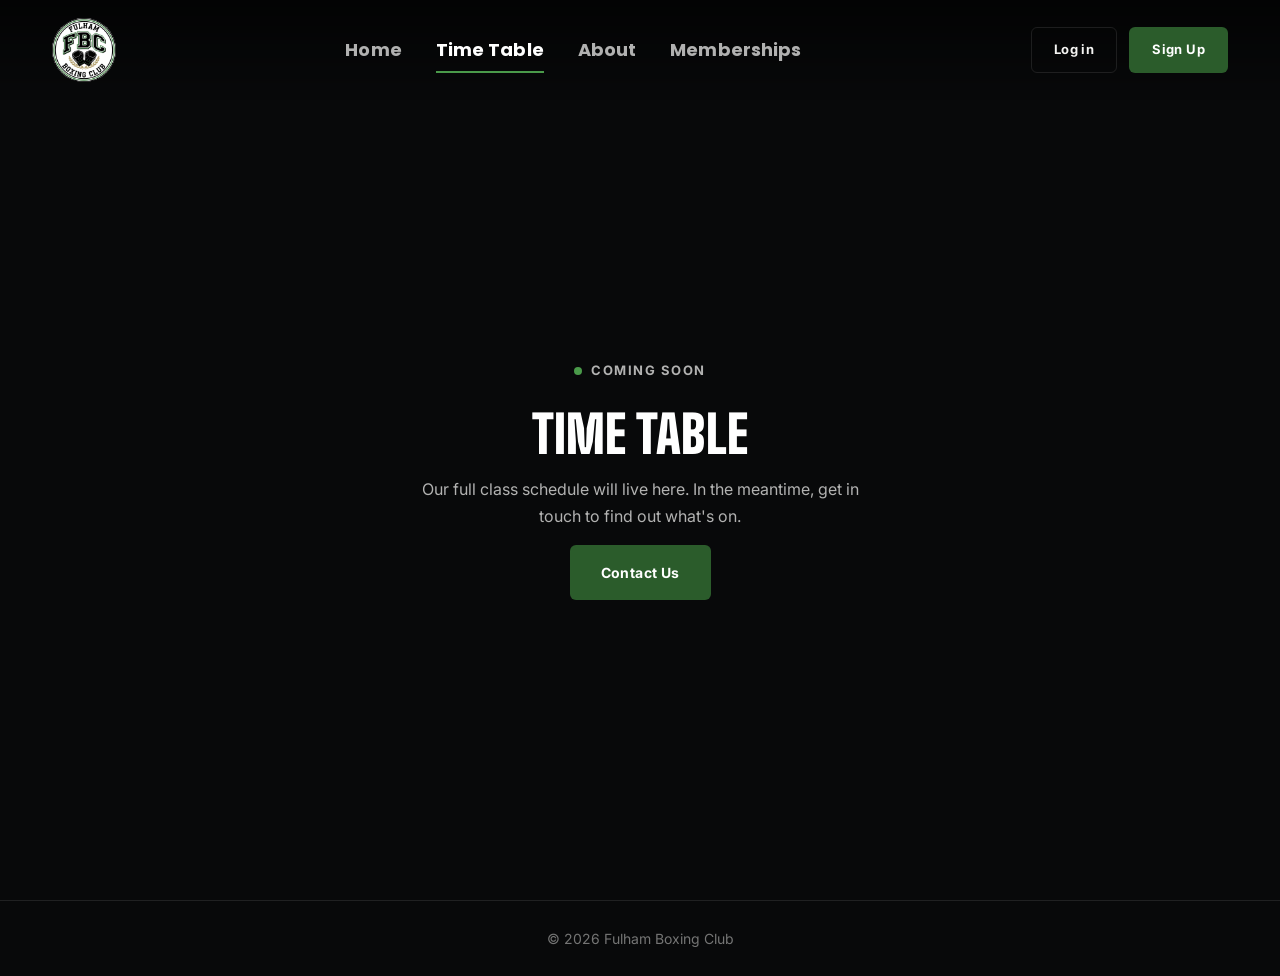
<file: timetable.html>
<!DOCTYPE html>
<html lang="en">
<head>
<meta charset="UTF-8">
<meta name="viewport" content="width=device-width, initial-scale=1.0">
<title>Time Table — Fulham Boxing Club</title>
<link rel="icon" href="assets/img/logo-roundel.webp">
<link rel="preconnect" href="https://fonts.googleapis.com">
<link rel="preconnect" href="https://fonts.gstatic.com" crossorigin>
<link href="https://fonts.googleapis.com/css2?family=Big+Shoulders+Display:wght@700;800;900&family=Inter:wght@400;500;600;700&family=Poppins:wght@600;700&display=swap" rel="stylesheet">
<link rel="stylesheet" href="css/style.css?v=1790343245">
</head>
<body>

<header class="site-header scrolled" id="siteHeader">
  <div class="header-inner">
    <a href="index.html" class="brand">
      <img src="assets/img/logo-roundel.webp" alt="Fulham Boxing Club badge">
    </a>
    <nav class="main-nav">
      <a href="index.html">Home</a>
      <a href="timetable.html" class="active">Time Table</a>
      <a href="about.html">About</a>
      <a href="memberships.html">Memberships</a>
    </nav>
    <div class="header-actions">
      <a href="login.html" class="btn btn-outline btn-sm">Log in</a>
      <a href="signup.html" class="btn btn-primary btn-sm">Sign Up</a>
      <button class="burger" id="burger" aria-label="Toggle menu">
        <span></span><span></span><span></span>
      </button>
    </div>
  </div>
</header>

<div class="mobile-overlay" id="mobileOverlay"></div>
<div class="mobile-menu" id="mobileMenu">
  <a href="index.html">Home</a>
  <a href="timetable.html">Time Table</a>
  <a href="about.html">About</a>
  <a href="memberships.html">Memberships</a>
  <a href="login.html">Log in</a>
  <a href="signup.html" class="btn btn-primary">Sign Up</a>
</div>

<section class="placeholder-page">
  <span class="eyebrow center">Coming Soon</span>
  <h1>Time Table</h1>
  <p>Our full class schedule will live here. In the meantime, get in touch to find out what's on.</p>
  <a href="index.html#contact" class="btn btn-primary">Contact Us</a>
</section>

<footer class="site-footer">&copy; 2026 Fulham Boxing Club</footer>
<script src="js/script.js?v=1790343245"></script>
</body>
</html>
</file>
<file: css/style.css>
/* ============================================
   Fulham Boxing Club — v2 redesign
   Structural DNA: Blair De Flair PT site
   Brand palette: FBC's own black / white / army green
   ============================================ */

:root {
  --bg: #08090a;
  --panel-1: #101211;
  --panel-2: #171a18;
  --panel-3: #202422;
  --line: rgba(244, 244, 242, 0.1);

  --green: #2b5c2b;
  --green-light: #4a9a4a;
  --green-dark: #163016;
  --white: #ffffff;
  --off-white: #f4f4f2;
  --text: #f4f4f2;
  --text-dim: rgba(244, 244, 242, 0.72);
  --text-faint: rgba(244, 244, 242, 0.46);

  --font-display: "Big Shoulders Display", Impact, sans-serif;
  --font-body: "Inter", system-ui, -apple-system, sans-serif;
  --font-nav: "Poppins", var(--font-body);

  --radius: 6px;
  --ease: cubic-bezier(0.4, 0, 0.2, 1);
}

* { box-sizing: border-box; margin: 0; padding: 0; }
html { scroll-behavior: smooth; }

body {
  font-family: var(--font-body);
  background: var(--bg);
  color: var(--text);
  font-size: 16px;
  line-height: 1.65;
  -webkit-font-smoothing: antialiased;
  overflow-x: hidden;
}

img { max-width: 100%; display: block; }
a { text-decoration: none; color: inherit; }
ul { list-style: none; }
button { font-family: var(--font-body); cursor: pointer; }

.container {
  max-width: 1180px;
  margin: 0 auto;
  padding: 0 32px;
}

h1, h2, h3 {
  font-family: var(--font-display);
  font-weight: 900;
  text-transform: uppercase;
  line-height: 0.98;
  letter-spacing: 0;
}

.accent { color: var(--green-light); }

.eyebrow {
  display: inline-flex;
  align-items: center;
  gap: 9px;
  font-size: 13px;
  font-weight: 700;
  letter-spacing: 1.5px;
  text-transform: uppercase;
  color: var(--text-dim);
  margin-bottom: 12px;
}
.eyebrow::before {
  content: "";
  width: 8px;
  height: 8px;
  border-radius: 50%;
  background: var(--green-light);
  flex-shrink: 0;
}
.eyebrow.center { justify-content: center; }

.reveal {
  opacity: 0;
  transform: translateY(28px);
  transition: opacity 0.8s var(--ease), transform 0.8s var(--ease);
}
.reveal.is-visible { opacity: 1; transform: translateY(0); }
.reveal-delay-1 { transition-delay: 0.1s; }
.reveal-delay-2 { transition-delay: 0.2s; }
.reveal-delay-3 { transition-delay: 0.3s; }
.reveal-delay-4 { transition-delay: 0.4s; }

/* ---------- Buttons ---------- */
.btn {
  display: inline-flex;
  align-items: center;
  justify-content: center;
  gap: 8px;
  padding: 15px 30px;
  border-radius: var(--radius);
  font-weight: 700;
  font-size: 14px;
  letter-spacing: 0.4px;
  border: 1.5px solid transparent;
  transition: transform 0.3s var(--ease), box-shadow 0.3s var(--ease), background 0.3s var(--ease), color 0.3s var(--ease), border-color .3s var(--ease);
  white-space: nowrap;
}
.btn-primary {
  background: var(--green);
  color: var(--white);
}
.btn-primary:hover {
  background: var(--green-light);
  transform: translateY(-2px);
  box-shadow: 0 12px 28px rgba(74, 154, 74, 0.3);
}
.btn-outline {
  background: transparent;
  color: var(--text);
  border-color: var(--line);
}
.btn-outline:hover {
  border-color: var(--green-light);
  color: var(--green-light);
  transform: translateY(-2px);
}
.btn-block { width: 100%; }
.btn-sm { padding: 11px 22px; font-size: 13px; }

/* ---------- Header ---------- */
.site-header {
  position: fixed;
  top: 0; left: 0; right: 0;
  z-index: 1000;
  height: 100px;
  display: flex;
  align-items: center;
  transition: background 0.35s var(--ease), height 0.35s var(--ease), box-shadow 0.35s var(--ease);
}
.site-header::before {
  content: "";
  position: absolute;
  inset: 0;
  background: linear-gradient(to bottom, rgba(0,0,0,0.6) 0%, rgba(0,0,0,0) 100%);
  transition: opacity 0.35s var(--ease);
  z-index: -1;
}
.site-header.scrolled {
  height: 82px;
  background: rgba(8, 9, 10, 0.92);
  backdrop-filter: blur(10px);
  box-shadow: 0 4px 24px rgba(0,0,0,0.3);
  border-bottom: 1px solid var(--line);
}
.site-header.scrolled::before { opacity: 0; }
.site-header.scrolled .brand img { width: 52px; height: 52px; }

.header-inner {
  width: 100%;
  max-width: 1240px;
  margin: 0 auto;
  padding: 0 32px;
  display: flex;
  align-items: center;
  justify-content: space-between;
  gap: 24px;
}

.brand { display: flex; align-items: center; flex-shrink: 0; }
.brand img {
  width: 64px;
  height: 64px;
  border-radius: 50%;
  transition: width 0.35s var(--ease), height 0.35s var(--ease);
}

.main-nav { display: flex; align-items: center; gap: 34px; }
.main-nav a {
  font-family: var(--font-nav);
  font-weight: 700;
  font-size: 18px;
  letter-spacing: 0.1px;
  color: var(--text-dim);
  position: relative;
  padding: 6px 0;
  transition: color 0.25s var(--ease);
}
.main-nav a::after {
  content: "";
  position: absolute;
  left: 0; bottom: -2px;
  width: 0; height: 2px;
  background: var(--green-light);
  transition: width 0.3s var(--ease);
}
.main-nav a:hover, .main-nav a.active { color: var(--white); }
.main-nav a:hover::after, .main-nav a.active::after { width: 100%; }

.header-actions { display: flex; align-items: center; gap: 12px; flex-shrink: 0; }

.burger {
  display: none;
  flex-direction: column;
  gap: 5px;
  background: none;
  border: none;
  padding: 8px;
  z-index: 1100;
}
.burger span { width: 26px; height: 2px; background: var(--white); transition: transform 0.3s var(--ease), opacity 0.3s var(--ease); }
.burger.open span:nth-child(1) { transform: translateY(7px) rotate(45deg); }
.burger.open span:nth-child(2) { opacity: 0; }
.burger.open span:nth-child(3) { transform: translateY(-7px) rotate(-45deg); }

.mobile-menu {
  position: fixed;
  top: 0; right: 0;
  width: min(80vw, 340px);
  height: 100vh;
  background: var(--panel-1);
  border-left: 1px solid var(--line);
  z-index: 1050;
  display: flex;
  flex-direction: column;
  align-items: flex-start;
  gap: 24px;
  padding: 120px 40px 40px;
  transform: translateX(100%);
  transition: transform 0.4s var(--ease);
}
.mobile-menu.open { transform: translateX(0); }
.mobile-menu a {
  font-family: var(--font-nav);
  font-weight: 700;
  font-size: 22px;
  color: var(--white);
}
.mobile-menu a:hover { color: var(--green-light); }
.mobile-overlay {
  position: fixed; inset: 0;
  background: rgba(0,0,0,0.6);
  z-index: 1040;
  opacity: 0; pointer-events: none;
  transition: opacity 0.4s var(--ease);
}
.mobile-overlay.open { opacity: 1; pointer-events: auto; }

/* ---------- Hero ---------- */
.hero {
  position: relative;
  min-height: 96vh;
  display: flex;
  align-items: center;
  background: var(--bg);
  overflow: hidden;
  padding: 120px 0 64px;
}
.hero-bg {
  position: absolute;
  inset: 0;
  z-index: 0;
  overflow: hidden;
}
.hero-bg img {
  width: 100%;
  height: 100%;
  object-fit: cover;
  object-position: 62% 42%;
  filter: saturate(0.9) brightness(0.72);
}
.hero-bg-overlay {
  position: absolute;
  inset: 0;
  background:
    linear-gradient(180deg, rgba(8,9,10,0.4) 0%, rgba(8,9,10,0.6) 55%, rgba(8,9,10,0.85) 100%),
    linear-gradient(100deg, rgba(8,9,10,0.35) 0%, rgba(43,92,43,0.18) 100%);
}
.hero-texture {
  position: absolute;
  inset: 0;
  z-index: 0;
  opacity: 0.14;
  background-image: radial-gradient(circle at 1px 1px, var(--text) 1px, transparent 0);
  background-size: 15px 15px;
  pointer-events: none;
}
.hero-ring {
  position: absolute;
  left: 0;
  right: 0;
  bottom: 0;
  width: 100%;
  height: 58%;
  min-height: 300px;
  z-index: 0;
  color: var(--green-light);
  opacity: 0.35;
  pointer-events: none;
}
.hero-glow {
  position: absolute;
  top: -20%;
  right: -10%;
  width: 60vw;
  height: 60vw;
  max-width: 800px;
  max-height: 800px;
  z-index: 1;
  background: radial-gradient(circle, rgba(74,154,74,0.22) 0%, rgba(74,154,74,0) 70%);
  pointer-events: none;
}
.hero-inner {
  position: relative;
  z-index: 2;
  display: flex;
  flex-direction: column;
  align-items: center;
  text-align: center;
}
.hero-copy {
  position: relative;
  z-index: 3;
  max-width: 720px;
  display: flex;
  flex-direction: column;
  align-items: center;
}
.hero-copy h1 {
  font-size: clamp(50px, 7.4vw, 108px);
  color: var(--white);
  margin-top: 8px;
}
.hero-sub {
  max-width: 560px;
  margin-top: 24px;
  color: var(--text-dim);
  font-size: 18px;
}
.hero-ctas {
  margin-top: 32px;
  display: flex;
  justify-content: center;
  gap: 14px;
  flex-wrap: wrap;
}
/* ---------- Gallery / carousel strip ---------- */
.gallery {
  background: var(--panel-1);
  padding: 64px 0;
}
.gallery-head {
  display: flex;
  align-items: baseline;
  justify-content: space-between;
  flex-wrap: wrap;
  gap: 14px;
  margin-bottom: 28px;
}
.gallery-head h2 { font-size: clamp(24px, 3vw, 34px); color: var(--white); }
.gallery-head a {
  font-size: 14px;
  font-weight: 700;
  color: var(--green-light);
}
.gallery-strip {
  display: flex;
  gap: 16px;
  overflow-x: auto;
  scroll-snap-type: x mandatory;
  padding-bottom: 10px;
  scrollbar-width: thin;
  scrollbar-color: var(--green) transparent;
}
.gallery-strip::-webkit-scrollbar { height: 7px; }
.gallery-strip::-webkit-scrollbar-track { background: transparent; }
.gallery-strip::-webkit-scrollbar-thumb { background: var(--green); border-radius: 10px; }
.gallery-strip a {
  flex: 0 0 auto;
  width: min(300px, 70vw);
  aspect-ratio: 4/5;
  border-radius: var(--radius);
  overflow: hidden;
  display: block;
  scroll-snap-align: start;
}
.gallery-strip img,
.gallery-strip video {
  width: 100%; height: 100%; object-fit: cover;
  filter: grayscale(20%);
  transition: transform 0.5s var(--ease), filter 0.5s var(--ease);
}
.gallery-strip a:hover img,
.gallery-strip a:hover video { transform: scale(1.06); filter: grayscale(0%); }

/* ---------- Ticker ---------- */
.ticker {
  position: relative;
  background: var(--green);
  padding: 15px 0;
  overflow: hidden;
  border-top: 1px solid rgba(0,0,0,0.2);
  border-bottom: 1px solid rgba(0,0,0,0.2);
}
.ticker-track {
  display: flex;
  width: max-content;
  animation: tickerScroll 32s linear infinite;
}
.ticker-track span {
  font-family: var(--font-display);
  font-weight: 800;
  font-size: 17px;
  letter-spacing: 0.4px;
  text-transform: uppercase;
  color: var(--white);
  padding: 0 24px;
  white-space: nowrap;
  display: inline-flex;
  align-items: center;
  gap: 24px;
}
.ticker-track span::after { content: "✦"; color: rgba(255,255,255,0.55); font-size: 13px; }
@keyframes tickerScroll {
  from { transform: translateX(0); }
  to { transform: translateX(-50%); }
}

/* ---------- Section basics ---------- */
section { position: relative; }
.section-pad { padding: 90px 0; }
.eyebrow-block { margin-bottom: 18px; }

/* ---------- Promise / quote ---------- */
.promise {
  background: var(--bg);
  padding: 96px 0;
}
.promise-grid {
  display: grid;
  grid-template-columns: 1fr 1.3fr;
  gap: 44px;
  align-items: start;
}
.promise h2, .promise h1 {
  font-size: clamp(30px, 4vw, 48px);
  color: var(--white);
}
.promise .about-body { color: var(--text-dim); font-size: 16px; margin-top: 18px; max-width: 62ch; }
.page-hero { padding: 160px 0 60px; min-height: 100vh; display: flex; align-items: center; }
.page-hero .container { width: 100%; }
.promise blockquote {
  font-size: clamp(20px, 2.4vw, 26px);
  font-weight: 400;
  line-height: 1.55;
  color: var(--text);
  border-left: 3px solid var(--green-light);
  padding-left: 24px;
  max-width: 62ch;
}
.promise cite {
  display: block;
  margin-top: 22px;
  font-style: normal;
  font-family: var(--font-display);
  font-weight: 700;
  letter-spacing: 0.5px;
  text-transform: uppercase;
  font-size: 15px;
  color: var(--green-light);
}

/* ---------- Offer / numbered portfolio ---------- */
.offer { background: var(--panel-1); padding: 100px 0; }
.offer-grid {
  display: grid;
  grid-template-columns: 1fr 1fr;
  gap: 48px;
  align-items: center;
}
.offer-media {
  position: relative;
  border-radius: var(--radius);
  overflow: hidden;
  aspect-ratio: 4/5;
}
.offer-media img { width: 100%; height: 100%; object-fit: cover; filter: grayscale(20%); }
.offer h2 {
  font-size: clamp(28px, 3.6vw, 42px);
  color: var(--white);
  margin-bottom: 32px;
}
.offer-list li {
  display: flex;
  align-items: baseline;
  gap: 18px;
  padding: 16px 0;
  border-top: 1px solid var(--line);
  font-size: 18px;
  font-weight: 500;
}
.offer-list li:last-child { border-bottom: 1px solid var(--line); }
.offer-list .num {
  font-family: var(--font-display);
  font-weight: 800;
  color: var(--green-light);
  font-size: 15px;
  flex-shrink: 0;
}

/* ---------- Coaches / team ---------- */
.coaches { background: var(--bg); padding: 100px 0; }
.coaches-head { max-width: 640px; margin-bottom: 44px; }
.coaches-head h2 { font-size: clamp(28px, 3.6vw, 42px); color: var(--white); }
.team-grid {
  display: grid;
  grid-template-columns: repeat(5, 1fr);
  gap: 16px;
}
.team-card {
  position: relative;
  border-radius: var(--radius);
  overflow: hidden;
  aspect-ratio: 3/4;
}
.team-card img {
  width: 100%; height: 100%; object-fit: cover;
  filter: grayscale(60%);
  transition: transform 0.6s var(--ease), filter 0.6s var(--ease);
}
.team-card:hover img { transform: scale(1.08); filter: grayscale(0%); }
.team-card .name {
  position: absolute; left: 0; right: 0; bottom: 0;
  padding: 14px 12px;
  background: linear-gradient(to top, rgba(0,0,0,0.9), transparent);
  font-family: var(--font-display);
  font-weight: 700;
  text-transform: uppercase;
  font-size: 15px;
  color: var(--white);
}

/* ---------- Who it's for / offerings cards ---------- */
.for-you { background: var(--panel-1); padding: 100px 0; }
.for-you-head { max-width: 560px; margin-bottom: 48px; }
.for-you-head h2 { font-size: clamp(28px, 3.6vw, 42px); color: var(--white); }
.for-you-head p { margin-top: 14px; color: var(--text-dim); font-size: 16px; }
.for-grid {
  display: grid;
  grid-template-columns: repeat(3, 1fr);
  gap: 20px;
}
.for-card {
  background: var(--panel-2);
  border: 1px solid var(--line);
  border-radius: var(--radius);
  padding: 28px 24px;
  transition: transform 0.35s var(--ease), border-color 0.35s var(--ease), background 0.35s var(--ease);
}
.for-card:hover {
  transform: translateY(-6px);
  border-color: var(--green-light);
  background: var(--panel-3);
}
.for-card .num {
  font-family: var(--font-display);
  font-weight: 900;
  font-size: 15px;
  color: var(--green-light);
  margin-bottom: 18px;
  display: block;
}
.for-card h3 {
  font-family: var(--font-display);
  font-size: 20px;
  color: var(--white);
  margin-bottom: 12px;
}
.for-card p { font-size: 15px; color: var(--text-dim); }

/* ---------- Memberships / pricing ---------- */
.memberships { background: var(--bg); padding: 100px 0; }
.memberships-head { text-align: center; max-width: 560px; margin: 0 auto 48px; }
.memberships-head h2 { font-size: clamp(28px, 3.6vw, 42px); color: var(--white); }
.pricing-grid {
  display: grid;
  grid-template-columns: repeat(3, 1fr);
  gap: 22px;
}
.price-card {
  position: relative;
  background: var(--panel-1);
  border: 1px solid var(--line);
  border-radius: var(--radius);
  padding: 34px 28px;
  transition: transform 0.4s var(--ease), box-shadow 0.4s var(--ease);
}
.price-card:hover { transform: translateY(-8px); box-shadow: 0 24px 48px rgba(0,0,0,0.4); }
.price-card.highlight {
  background: var(--green);
  border-color: var(--green);
}
.price-card .badge {
  position: absolute; top: -14px; left: 28px;
  background: var(--white);
  color: var(--bg);
  font-family: var(--font-display);
  font-weight: 800;
  font-size: 12px;
  letter-spacing: 0.5px;
  text-transform: uppercase;
  padding: 6px 16px;
  border-radius: 30px;
}
.price-card h3 {
  font-family: var(--font-display);
  font-size: 22px;
  color: var(--white);
  margin-bottom: 18px;
  min-height: 54px;
}
.price-card .amount { display: flex; align-items: baseline; gap: 4px; }
.price-card .amount .currency { font-family: var(--font-display); font-size: 23px; font-weight: 700; color: var(--green-light); }
.price-card.highlight .amount .currency { color: var(--white); }
.price-card .amount .num { font-family: var(--font-display); font-size: 50px; font-weight: 900; color: var(--white); }
.price-card .cadence { color: var(--text-faint); font-size: 13px; margin: 6px 0 2px; text-transform: uppercase; letter-spacing: 0.5px; }
.price-card.highlight .cadence { color: rgba(255,255,255,0.7); }
.price-card .price-terms { color: var(--text-faint); font-size: 12px; margin: 0 0 16px; }
.price-card.highlight .price-terms { color: rgba(255,255,255,0.6); }
.price-card .price-desc { color: var(--text-dim); font-size: 15px; margin-bottom: 20px; min-height: 64px; }
.price-card.highlight .price-desc { color: rgba(255,255,255,0.85); }
.price-card .btn { margin-bottom: 24px; }
.price-card .perks li {
  display: flex; align-items: center; gap: 10px;
  padding: 12px 0;
  border-top: 1px solid var(--line);
  font-size: 14.5px;
  color: var(--text-dim);
}
.price-card.highlight .perks li { border-top-color: rgba(255,255,255,0.25); color: rgba(255,255,255,0.9); }
.price-card .perks li::before { content: "✓"; color: var(--green-light); font-weight: 700; flex-shrink: 0; }
.price-card.highlight .perks li::before { color: var(--white); }
.memberships-cta { text-align: center; margin-top: 40px; }

/* ---------- Contact ---------- */
.contact { display: grid; grid-template-columns: 1fr 1fr; background: var(--panel-1); }
.contact-info { padding: 90px 50px; }
.contact-info h2 { font-size: clamp(28px, 3.6vw, 40px); color: var(--white); margin-bottom: 26px; }
.contact-info p { color: var(--text-dim); margin-bottom: 14px; font-size: 16px; }
.contact-info a.email { color: var(--green-light); border-bottom: 1px solid rgba(74,154,74,0.4); }
.contact-links { margin-top: 24px; display: flex; gap: 12px; flex-wrap: wrap; }
.social-icon {
  display: inline-flex; align-items: center; justify-content: center;
  width: 42px; height: 42px; border-radius: 50%;
  background: var(--panel-3);
  border: 1px solid var(--line);
  transition: background 0.3s var(--ease), transform 0.3s var(--ease), border-color .3s var(--ease);
}
.social-icon:hover { background: var(--green); border-color: var(--green); transform: translateY(-3px); }

.contact-form { padding: 90px 50px; background: var(--bg); }
.contact-form h2 { font-size: clamp(24px, 3vw, 32px); color: var(--white); margin-bottom: 28px; }
.form-row { display: grid; grid-template-columns: 1fr 1fr; gap: 16px; }
.field { margin-bottom: 16px; }
.field label {
  display: block; font-size: 13px; font-weight: 700;
  letter-spacing: 0.4px;
  margin-bottom: 8px; color: var(--text-dim);
}
.field input, .field textarea {
  width: 100%;
  background: var(--panel-1);
  border: 1.5px solid var(--line);
  border-radius: var(--radius);
  padding: 13px 16px;
  font-family: var(--font-body);
  font-size: 15px;
  color: var(--text);
  transition: border-color 0.25s var(--ease), box-shadow 0.25s var(--ease);
}
.field input::placeholder, .field textarea::placeholder { color: var(--text-faint); }
.field input:focus, .field textarea:focus {
  outline: none;
  border-color: var(--green-light);
  box-shadow: 0 0 0 3px rgba(74,154,74,0.15);
}
.field textarea { min-height: 120px; resize: vertical; }

/* ---------- Footer ---------- */
.site-footer {
  background: var(--bg);
  color: var(--text-faint);
  text-align: center;
  padding: 26px 0;
  font-size: 14px;
  border-top: 1px solid var(--line);
}

/* ---------- Placeholder pages ---------- */
.placeholder-page {
  min-height: 100vh;
  display: flex; align-items: center; justify-content: center; flex-direction: column;
  gap: 16px;
  background: var(--bg);
  padding: 160px 24px 100px;
  text-align: center;
}
.placeholder-page h1 { font-size: clamp(32px, 5vw, 52px); color: var(--white); }
.placeholder-page p { color: var(--text-dim); font-size: 16px; max-width: 440px; }

/* ---------- Memberships page: intro + package tiers ---------- */
.memberships-intro { padding: 160px 0 20px; }
.memberships-intro .eyebrow { margin-bottom: 10px; }
.memberships-intro h1 { font-size: clamp(32px, 5vw, 52px); color: var(--white); max-width: 720px; }
.memberships-intro p.lead { margin-top: 16px; color: var(--text-dim); font-size: 16px; max-width: 620px; }

.package-section { padding: 70px 0; background: var(--panel-1); }
.package-section.alt { background: var(--bg); }
.package-head { max-width: 560px; margin-bottom: 36px; }
.package-head h2 { font-size: clamp(24px, 3vw, 34px); color: var(--white); }
.package-head p { margin-top: 10px; color: var(--text-dim); font-size: 15px; }
.package-subhead { font-family: var(--font-nav); font-weight: 600; text-transform: uppercase; letter-spacing: 0.5px; font-size: 13px; color: var(--green-light); margin: 36px 0 16px; }
.package-subhead:first-of-type { margin-top: 0; }

.package-grid {
  display: grid;
  grid-template-columns: repeat(4, 1fr);
  gap: 18px;
}
.package-card {
  background: var(--panel-2);
  border: 1px solid var(--line);
  border-radius: var(--radius);
  padding: 24px 20px;
  transition: transform 0.3s var(--ease), border-color 0.3s var(--ease);
}
.package-card:hover { transform: translateY(-4px); border-color: var(--green-light); }
.package-card h3 { font-family: var(--font-display); font-size: 16px; color: var(--white); text-transform: uppercase; margin-bottom: 14px; line-height: 1.2; min-height: 38px; }
.package-card .amount { display: flex; align-items: baseline; gap: 3px; margin-bottom: 8px; }
.package-card .amount .currency { font-family: var(--font-display); font-weight: 700; font-size: 16px; color: var(--green-light); }
.package-card .amount .num { font-family: var(--font-display); font-weight: 900; font-size: 34px; color: var(--white); }
.package-card .validity { color: var(--text-faint); font-size: 12.5px; }

@media (max-width: 1080px) { .package-grid { grid-template-columns: repeat(2, 1fr); } }
@media (max-width: 600px) { .package-grid { grid-template-columns: 1fr; } }

/* ---------- Responsive ---------- */
@media (max-width: 1080px) {
  .main-nav { display: none; }
  .header-actions .btn { display: none; }
  .burger { display: flex; }
  .hero { min-height: auto; padding: 130px 0 40px; }
  .hero-copy { max-width: none; }
  .promise-grid { grid-template-columns: 1fr; gap: 28px; }
  .offer-grid { grid-template-columns: 1fr; }
  .offer-media { aspect-ratio: 16/10; }
  .team-grid { grid-template-columns: repeat(3, 1fr); }
  .for-grid { grid-template-columns: repeat(2, 1fr); }
  .pricing-grid { grid-template-columns: 1fr; }
  .contact { grid-template-columns: 1fr; }
  .contact-info, .contact-form { padding: 64px 32px; }
}

@media (max-width: 560px) {
  .container { padding: 0 20px; }
  .team-grid { grid-template-columns: repeat(2, 1fr); }
  .for-grid { grid-template-columns: 1fr; }
  .form-row { grid-template-columns: 1fr; }

  .hero-ring { display: none; }
  .hero-sub { margin-top: 14px; font-size: 16px; }
  .hero-ctas { margin-top: 20px; flex-direction: column; align-items: stretch; gap: 10px; }
  .hero-ctas .btn-outline { border-width: 2px; border-color: var(--green-light); }
  .section-pad, .promise, .offer, .coaches, .for-you, .memberships { padding: 72px 0; }
  .gallery { padding: 48px 0; }
  .gallery-strip { gap: 10px; }
  .gallery-strip a { width: min(160px, 38vw); }
}
</file>
